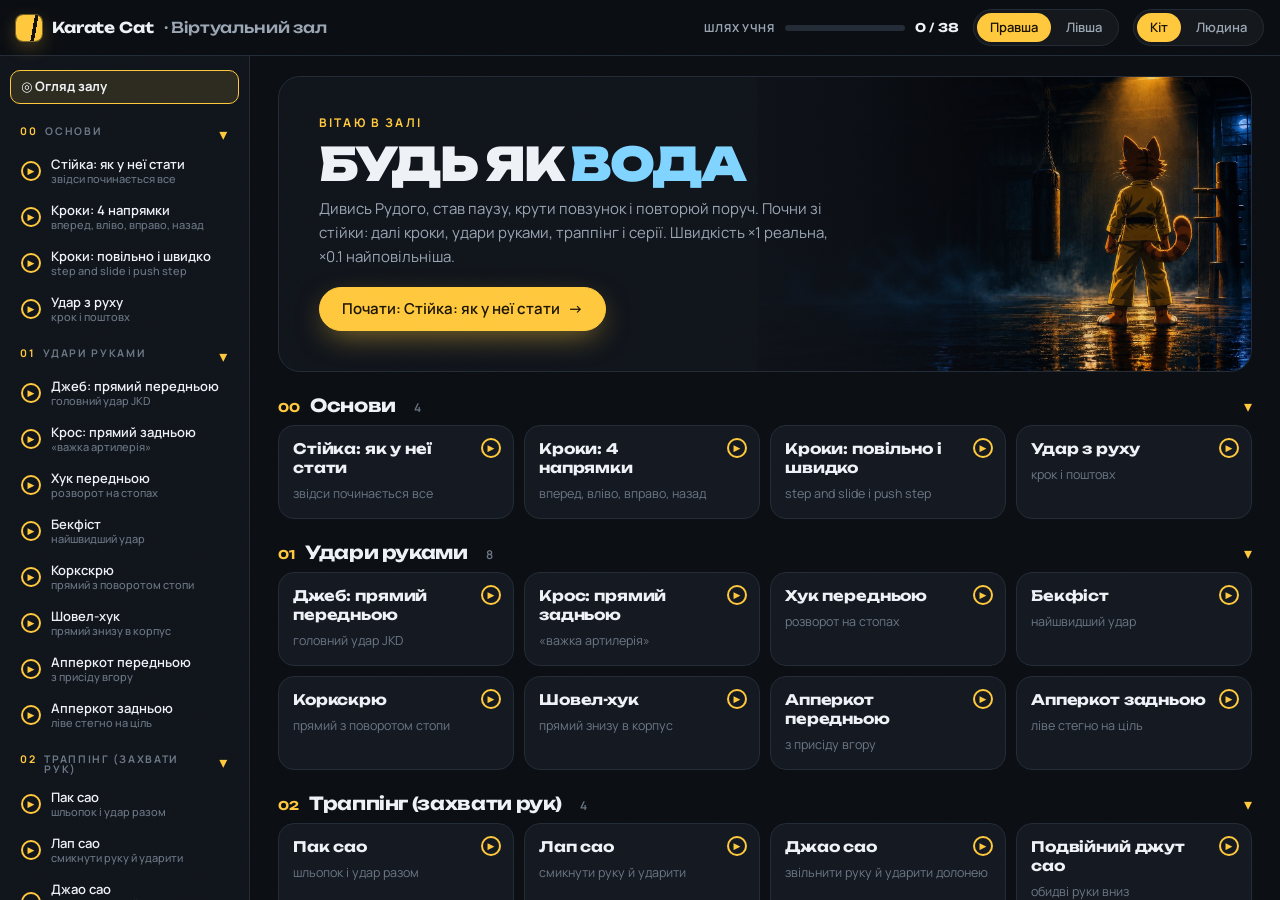
<file: lessons.html>
<!doctype html>
<html lang="uk">
<head>
<meta charset="utf-8">
<meta name="viewport" content="width=device-width, initial-scale=1">
<title>Karate Cat · Віртуальний зал: уроки</title>
<!-- Макет-прототип: урок = 3D-тренер (trainer3d.html?v=a952c654) + кроки + типові помилки. Дивишся і тренуєшся.
     Поки тільки удари руками (ноги в 3D ще неточні). Перевірка свого відео: в розробці.
     Урок вміщається на один екран; під 3D, своя панель: пуск/пауза, повзунок часу, швидкість. -->
<link rel="preconnect" href="https://fonts.googleapis.com">
<link rel="preconnect" href="https://fonts.gstatic.com" crossorigin>
<link rel="stylesheet" href="https://fonts.googleapis.com/css2?family=Manrope:wght@400;500;600;700;800&family=Unbounded:wght@500;700;900&display=swap">
<link rel="stylesheet" href="site.css?v=cb7a1eed">
<style>
  body { font-size:14px; }
  [hidden] { display:none !important; }
  @keyframes up { from { opacity:0; transform:translateY(12px); } }
  .anim > * { animation:up .5s var(--ease) both; animation-delay:calc(var(--i, 0) * 45ms); }

  /* --- шапка --- */
  .top { position:sticky; top:0; z-index:40; height:56px; display:flex; align-items:center; gap:14px; padding:0 16px;
    background:rgba(11,14,19,.88); backdrop-filter:blur(14px); -webkit-backdrop-filter:blur(14px); border-bottom:1px solid var(--line); }
  .top .sp { flex:1; }
  .iconbtn { display:none; width:38px; height:38px; border-radius:11px; border:1px solid var(--line); background:transparent; color:var(--text); cursor:pointer; font-size:17px; }
  .belt { display:flex; align-items:center; gap:10px; font-size:11px; font-weight:700; color:var(--muted); letter-spacing:.08em; text-transform:uppercase; }
  .belt .track { width:120px; height:6px; border-radius:3px; background:var(--line); overflow:hidden; position:relative; }
  .belt .track i { position:absolute; inset:0 auto 0 0; width:0; border-radius:3px; background:linear-gradient(90deg, var(--acc), var(--acc2)); transition:width .9s var(--ease); }
  .belt b { color:var(--text); font-family:var(--display); letter-spacing:0; font-size:12px; white-space:nowrap; }

  /* --- каркас: усе на один екран --- */
  .app { display:grid; grid-template-columns:250px minmax(0, 1fr); height:calc(100vh - 56px); height:calc(100dvh - 56px); }
  main { min-width:0; min-height:0; overflow:auto; }

  /* --- програма уроків --- */
  #side { overflow:auto; padding:14px 10px 20px; border-right:1px solid var(--line); background:var(--bg2); }
  #side .homelink { display:flex; align-items:center; gap:8px; width:100%; padding:8px 10px; border-radius:10px; border:1px solid var(--line); background:transparent; color:var(--text);
    font:700 13px/1.2 var(--body); cursor:pointer; margin-bottom:6px; transition:border-color .2s, background .2s; }
  #side .homelink:hover, #side .homelink.on { border-color:var(--acc); background:var(--acc-soft); }
  #side h4 { margin:16px 10px 6px; font:700 10.5px/1 var(--body); letter-spacing:.16em; text-transform:uppercase; color:var(--dim); display:flex; gap:8px; }
  .fold { all:unset; box-sizing:border-box; cursor:pointer; width:100%; }
  .fold:focus-visible { outline:2px solid var(--acc); outline-offset:2px; border-radius:6px; }
  .fold .chev { margin-left:auto; font-size:16px; line-height:1; color:var(--acc); transition:transform .25s var(--ease, ease); font-style:normal; }
  .fold[aria-expanded="false"] .chev { transform:rotate(-90deg); }
  .grp { display:grid; grid-template-rows:1fr; transition:grid-template-rows .3s var(--ease, ease); }
  .grp > div { overflow:hidden; min-height:0; }
  .grp.shut { grid-template-rows:0fr; }
  .modh.fold { cursor:pointer; }
  .modh .cnt { margin-left:8px; font:600 12px/1 var(--body); color:var(--dim); }
  #side h4 span { color:var(--acc); }
  .li { display:flex; gap:10px; align-items:center; width:100%; text-align:left; padding:7px 10px; border-radius:10px; border:1px solid transparent; background:transparent; color:var(--text);
    font:600 13px/1.25 var(--body); cursor:pointer; transition:background .2s, border-color .2s; position:relative; }
  .li:hover { background:rgba(255,255,255,.03); }
  .li.on { background:var(--panel2); border-color:var(--line2); }
  .li.on::before { content:""; position:absolute; left:-10px; top:8px; bottom:8px; width:3px; border-radius:0 3px 3px 0; background:var(--acc); }
  .li.locked { color:var(--dim); cursor:default; }
  .li small { display:block; color:var(--dim); font-size:11px; font-weight:500; }
  .st { width:20px; height:20px; flex:none; border-radius:50%; display:grid; place-items:center; font-size:9px; font-weight:800; }
  .st.open { border:2px solid var(--acc); color:var(--acc); }
  .st.done { background:var(--ok); color:#06261a; font-size:11px; }
  .st.lock { border:1px dashed var(--line2); }
  .soonbox { margin:16px 4px 0; padding:12px; border-radius:12px; border:1px dashed var(--line2); color:var(--muted); font-size:12px; line-height:1.45; }
  .soonbox b { color:var(--text); display:block; margin-bottom:2px; }
  .scrim { display:none; }

  /* --- огляд залу --- */
  #home { padding:20px clamp(16px, 2.4vw, 28px) 40px; }
  .welcome { position:relative; border-radius:22px; overflow:hidden; padding:clamp(22px, 3.4vw, 40px); border:1px solid var(--line); isolation:isolate; min-height:260px;
    display:flex; flex-direction:column; justify-content:center;
    background:linear-gradient(90deg, var(--bg2) 0%, var(--bg2) 42%, rgba(16,20,27,.75) 58%, rgba(16,20,27,.1) 80%, transparent), url(img/welcome.jpg?v=6c7b4301) right 18% / auto 112% no-repeat, var(--bg2); }
  .welcome > * { max-width:520px; }
  .welcome h1 { font-size:clamp(28px, 3.6vw, 48px); font-weight:900; text-transform:uppercase; letter-spacing:-.045em; margin:10px 0 8px; }
  .welcome h1 em { font-style:normal; color:var(--water2); }
  .welcome p { color:var(--muted); font-size:15px; margin:0 0 18px; }
  .modh { display:flex; align-items:baseline; gap:10px; margin:24px 0 10px; }
  .modh h2 { font-size:18px; }
  .modh span { font:700 12px/1 var(--display); color:var(--acc); }
  .cards { display:grid; grid-template-columns:repeat(auto-fill, minmax(210px, 1fr)); gap:10px; }
  .lc { text-align:left; display:flex; flex-direction:column; gap:6px; padding:14px; border-radius:16px; border:1px solid var(--line); background:var(--panel);
    color:var(--text); font:inherit; cursor:pointer; transition:transform .3s var(--ease), border-color .25s, box-shadow .3s; position:relative; }
  .lc:hover:not(.locked) { transform:translateY(-4px); border-color:var(--acc); box-shadow:0 20px 40px -24px rgba(255,200,61,.35); }
  .lc h3 { font:700 14.5px/1.3 var(--display); letter-spacing:-.01em; padding-right:30px; }
  .lc p { margin:0; color:var(--dim); font-size:12.5px; }
  .lc.locked { opacity:.45; cursor:default; background:transparent; }
  .lc.done { border-color:rgba(67,211,154,.4); }
  .lc .st { position:absolute; right:12px; top:12px; }

  /* --- урок: ліва колонка (текст) + права (3D) --- */
  #lesson { display:grid; grid-template-columns:minmax(300px, 380px) minmax(0, 1fr); height:100%; min-height:0; }
  .doc { min-height:0; overflow:auto; padding:18px 18px 20px; border-right:1px solid var(--line); display:flex; flex-direction:column; gap:14px; }
  .doc h1 { font-size:clamp(20px, 1.8vw, 26px); font-weight:700; letter-spacing:-.03em; margin:6px 0 4px; }
  .goal { color:var(--muted); margin:0; font-size:13.5px; line-height:1.5; }
  .blk h2 { font:700 11px/1 var(--body); letter-spacing:.14em; text-transform:uppercase; color:var(--dim); margin:0 0 8px; display:flex; align-items:center; gap:8px; }
  .steps { list-style:none; margin:0; padding:0; display:flex; flex-direction:column; gap:4px; }
  .step { display:grid; grid-template-columns:24px 1fr; gap:10px; width:100%; text-align:left; padding:8px 10px; border-radius:11px; border:1px solid transparent; background:transparent;
    color:var(--muted); font:inherit; font-size:13px; line-height:1.4; cursor:pointer; transition:border-color .2s, background .2s, color .2s; }
  .step:hover { background:rgba(255,255,255,.03); color:var(--text); }
  .step .k { width:24px; height:24px; border-radius:8px; display:grid; place-items:center; font:700 11px/1 var(--display); background:rgba(255,255,255,.05); color:var(--muted); transition:all .25s; }
  .step b { color:var(--text); }
  .step.on { border-color:rgba(255,200,61,.45); background:var(--acc-soft); color:var(--text); }
  .step.on .k { background:var(--acc); color:var(--acc-ink); }
  .mist { border:1px solid var(--line); border-radius:12px; background:var(--panel); overflow:hidden; }
  .mist + .mist { margin-top:6px; }
  .mist summary { list-style:none; cursor:pointer; padding:9px 12px; display:flex; gap:9px; align-items:center; font-weight:700; font-size:13px; }
  .mist summary::-webkit-details-marker { display:none; }
  .mist summary::before { content:"!"; width:20px; height:20px; flex:none; border-radius:6px; display:grid; place-items:center; background:var(--bad-soft); color:var(--bad); font-weight:800; font-size:12px; }
  .mist summary::after { content:"▾"; margin-left:auto; color:var(--dim); transition:transform .25s; }
  .mist[open] summary::after { transform:rotate(180deg); }
  .mist .body { padding:0 12px 12px; display:grid; gap:7px; font-size:13px; line-height:1.45; animation:up .35s var(--ease); }
  .mist dt { font:700 10px/1.4 var(--body); letter-spacing:.12em; text-transform:uppercase; color:var(--dim); }
  .mist dd { margin:0; }
  .mist dd.todo { color:var(--text); font-weight:600; }
  .mist dt.todo { color:var(--acc); }
  .drill { padding:10px 12px; border-radius:12px; background:var(--acc-soft); border:1px solid rgba(255,200,61,.3); font-size:13px; line-height:1.5; }
  .drill b { color:var(--acc); }
  .vidsoon { display:flex; gap:12px; align-items:center; padding:10px 12px; border-radius:12px; border:1px dashed var(--line2); color:var(--muted); font-size:12.5px; line-height:1.4; }
  .vidsoon .ic { width:32px; height:32px; flex:none; border-radius:10px; display:grid; place-items:center; background:var(--water-soft); color:var(--water2); }
  .vidsoon .ic svg { width:18px; }
  .vidsoon b { color:var(--text); }
  .finish { margin-top:auto; display:flex; gap:8px; flex-wrap:wrap; padding-top:4px; }
  .finish .btn { flex:1 1 auto; }

  /* сцена */
  .stagecol { min-width:0; min-height:0; display:flex; flex-direction:column; background:var(--stage); }
  .tools { display:flex; gap:6px; align-items:center; flex-wrap:wrap; padding:8px 10px; border-bottom:1px solid var(--line); }
  .tools .sp { flex:1; }
  .tools2 { padding-top:0; border-bottom:1px solid var(--line); margin-top:-1px; }
  .tools2 .seg { overflow-x:auto; max-width:100%; scrollbar-width:none; }
  .tools2 .seg::-webkit-scrollbar { display:none; }
  .tools .seg button { padding:6px 10px; font-size:12px; }
  .transport .seg button { padding:9px 13px; font-size:13px; }
  .tbtn { height:30px; min-width:30px; padding:0 10px; border-radius:999px; border:1px solid var(--line); background:transparent; color:var(--muted); font:600 12px/1 var(--body); cursor:pointer;
    display:inline-flex; align-items:center; justify-content:center; gap:6px; transition:all .2s; }
  .tbtn:hover:not(:disabled) { color:var(--text); border-color:var(--line2); }
  .tbtn.on { color:var(--acc); border-color:rgba(255,200,61,.5); background:var(--acc-soft); }
  .tbtn:disabled { opacity:.35; cursor:default; }
  #view { flex:1; position:relative; min-height:0; }
  #view iframe { position:absolute; inset:0; width:100%; height:100%; border:0; display:block; }
  .nostage { position:absolute; inset:0; display:grid; place-items:center; text-align:center; padding:30px; color:var(--muted); }
  .nostage b { display:block; font:700 20px/1.3 var(--display); color:var(--text); margin-bottom:6px; }
  #cap { position:absolute; left:12px; right:12px; bottom:12px; pointer-events:none; display:flex; justify-content:center; }
  #cap span { background:rgba(11,14,19,.86); backdrop-filter:blur(8px); border:1px solid var(--line); border-radius:12px; padding:8px 14px; font-size:13.5px; max-width:640px; text-align:center; }
  #cap span:empty { display:none; }
  #cap b { color:var(--acc); }
  .stagecol.still .play, .stagecol.still .scrub, .stagecol.still .tm, .stagecol.still #spdBtns { display:none; }
  .stagecol.still .transport::before { content:"Тренер стоїть у стійці. Клікай кроки ліворуч: камера покаже потрібне. Крути її й мишкою."; color:var(--muted); font-size:13px; }
  .transport { display:flex; align-items:center; gap:14px; padding:12px 16px; border-top:1px solid var(--line); background:var(--bg2); }
  .play { width:50px; height:50px; flex:none; border-radius:50%; border:0; background:var(--acc); color:var(--acc-ink); cursor:pointer; font-size:18px; display:grid; place-items:center;
    box-shadow:0 8px 20px -8px rgba(255,200,61,.6); transition:transform .2s; }
  .play:hover { transform:scale(1.06); }
  .play:disabled { opacity:.35; cursor:default; transform:none; }
  .scrub { flex:1; position:relative; height:44px; display:flex; align-items:center; min-width:80px; }
  .scrub input { width:100%; margin:0; -webkit-appearance:none; appearance:none; background:transparent; height:44px; cursor:pointer; position:relative; z-index:2; touch-action:none; }
  .scrub input::-webkit-slider-runnable-track { height:12px; border-radius:6px; background:transparent; }
  .scrub input::-moz-range-track { height:12px; border-radius:6px; background:transparent; }
  .scrub input::-webkit-slider-thumb { -webkit-appearance:none; width:26px; height:26px; margin-top:-7px; border-radius:50%; background:#fff; border:3px solid var(--acc); box-shadow:0 2px 8px rgba(0,0,0,.5); }
  .scrub input::-moz-range-thumb { width:20px; height:20px; border-radius:50%; background:#fff; border:3px solid var(--acc); }
  .scrub .rail { position:absolute; left:0; right:0; height:12px; border-radius:6px; background:var(--line); overflow:hidden; }
  .scrub .rail i { display:block; height:100%; width:0; background:linear-gradient(90deg, var(--water), var(--acc)); }
  .scrub .mk { position:absolute; top:6px; width:3px; height:32px; margin-left:-1.5px; background:var(--line2); z-index:1; border-radius:1px; }
  .scrub .mk.on { background:var(--acc); }
  #toolsBtn { display:none; }
  .tm { font:600 13px/1 var(--body); color:var(--dim); min-width:58px; text-align:right; font-variant-numeric:tabular-nums; }

  /* --- адаптив --- */
  @media (max-width: 1200px) {
    .app { grid-template-columns:minmax(0, 1fr); }
    .iconbtn { display:grid; place-items:center; }
    #side { position:fixed; z-index:60; left:0; top:0; height:100%; width:min(300px, 86vw); transform:translateX(-102%); transition:transform .35s var(--ease); box-shadow:30px 0 80px rgba(0,0,0,.5); }
    body.menu #side { transform:none; }
    .scrim { display:block; position:fixed; inset:0; z-index:55; background:rgba(0,0,0,.55); opacity:0; pointer-events:none; transition:opacity .3s; }
    body.menu .scrim { opacity:1; pointer-events:auto; }
  }
  @media (max-width: 820px) {
    /* position:sticky + backdrop-filter відклеюється від верху в Safari/iOS, тому на мобільному шапка fixed */
    .top { position:fixed; left:0; right:0; }
    .app { height:auto; margin-top:56px; }
    main { overflow:visible; }
    #lesson { grid-template-columns:1fr; height:auto; }
    .stagecol { order:-1; position:sticky; top:56px; z-index:5; border-bottom:1px solid var(--line); }
    #view { flex:none; height:min(52vh, 92vw); }
    .doc { overflow:visible; border-right:0; }
    .belt > span, .belt .track { display:none; }
    .tm { display:none; }
    /* на телефоні закріплений блок має лишати місце для тексту: налаштування сцени ховаємо за кнопкою «Сцена» */
    #toolsBtn { display:inline-flex; }
    .stagecol .tools { display:none; }
    .stagecol.showtools .tools { display:flex; }
    .stagecol.showtools { position:relative; top:0; }
    .welcome { min-height:380px; justify-content:flex-end;
      background:linear-gradient(180deg, rgba(16,20,27,.1) 0%, rgba(16,20,27,.75) 50%, var(--bg2) 78%), url(img/welcome.jpg?v=6c7b4301) 62% 15% / cover no-repeat, var(--bg2); }
  }
  @media (max-width: 560px) {
    .top { gap:8px; padding:0 10px; }
    .top .logo span { display:none; }
    .top .seg button { padding:7px 10px; font-size:12px; }
    .iconbtn { width:34px; height:34px; }
    .tools { gap:4px; padding:6px 8px; }
    .tools .seg button { padding:6px 8px; font-size:11.5px; }
    .transport { gap:8px 10px; padding:10px 10px; flex-wrap:wrap; }
    .transport .scrub { order:3; flex-basis:100%; }
    #spdBtns { margin-left:auto; }
    .transport .seg button { padding:8px 8px; font-size:12px; }
    .play { width:44px; height:44px; }
    #view { height:min(34vh, 78vw); }
    .transport { padding:8px 10px; }
  }
</style>
</head>
<body>
<header class="top">
  <button class="iconbtn" id="menuBtn" aria-label="Програма уроків">☰</button>
  <a class="logo" href="index.html?v=48b9e179"><i></i>Karate Cat <span>· Віртуальний зал</span></a>
  <span class="sp"></span>
  <div class="belt"><span>Шлях учня</span><div class="track"><i id="beltBar"></i></div><b id="beltTxt"></b></div>
  <div class="seg" role="group" aria-label="Правша чи лівша"><button data-hand="right">Правша</button><button data-hand="left">Лівша</button></div>
  <div class="seg" role="group" aria-label="Тренер"><button data-pskin="cat">Кіт</button><button data-pskin="human">Людина</button></div>
</header>

<div class="app">
  <aside id="side"></aside>
  <div class="scrim" id="scrim"></div>

  <main>
    <div id="home" hidden></div>

    <div id="lesson" hidden>
      <div class="doc">
        <div id="docHead"></div>
        <div class="blk"><h2>Кроки · клік: тренер стане в цей момент</h2><ol class="steps" id="steps"></ol></div>
        <div class="blk" id="drillBlk"><h2>Вправа</h2><div class="drill" id="drill"></div></div>
        <div class="blk" id="mistBlk"><h2>Типові помилки</h2><div id="mists"></div></div>
        <div class="vidsoon">
          <span class="ic"><svg viewBox="0 0 24 24" fill="none" stroke="currentColor" stroke-width="2" stroke-linecap="round" stroke-linejoin="round"><rect x="2" y="6" width="14" height="12" rx="2"/><path d="m16 10 6-3v10l-6-3"/></svg></span>
          <span><b>Перевірка свого відео: в розробці.</b> Поки дивись Рудого, повторюй поруч і став темп повзунком.</span>
        </div>
        <div class="finish" id="finish"></div>
      </div>

      <div class="stagecol" id="stagecol">
        <div class="tools">
          <div class="seg" id="tgBtns" role="group" aria-label="Ціль">
            <button data-tg="opp" class="on">Суперник</button><button data-tg="mitt">Лапа</button><button data-tg="bag">Груша</button>
          </div>
          <span class="sp"></span>
          <button class="tbtn on" id="kiaiBtn" title="Крик Рудого в момент удару">Кіай</button>
          <button class="tbtn" id="loopBtn" title="Повторювати по колу">⟲ Коло</button>
        </div>
        <div class="tools tools2">
          <div class="seg" id="zoneBtns" role="group" aria-label="Локація">
            <button data-zone="gym" class="on">Зал</button><button data-zone="alley">Провулок</button><button data-zone="dojo">Додзьо</button>
          </div>
          <div class="seg" id="camBtns" role="group" aria-label="Камера">
            <button data-cam="side" class="on">Збоку</button><button data-cam="front">Спереду</button><button data-cam="back">Ззаду</button><button data-cam="top">Згори</button><button data-cam="fist">Кулак</button><button data-cam="opp">Очима суперника</button>
          </div>
        </div>
        <div id="view"><div id="cap"><span id="capText"></span></div></div>
        <div class="transport">
          <button class="play" id="playBtn" aria-label="Пуск / пауза">▶</button>
          <button class="tbtn" id="toolsBtn" aria-label="Налаштування сцени: ціль, локація, камера, коло" aria-expanded="false">⚙ Сцена</button>
          <div class="scrub"><div class="rail"><i id="railFill"></i></div><div id="marks"></div><input type="range" id="scrub" min="0" max="1" step="0.001" value="0" aria-label="Момент руху"></div>
          <span class="tm" id="tm"></span>
          <div class="seg" id="spdBtns" role="group" aria-label="Швидкість">
            <button data-s="0.1">0.1</button><button data-s="0.25" class="on">0.25</button><button data-s="0.5">0.5</button><button data-s="0.7">0.7</button><button data-s="1">1</button>
          </div>
        </div>
      </div>
    </div>
  </main>
</div>
<div id="toast" role="status"></div>

<script>
// ===================== ПРОГРАМА =====================
// Поки тільки руки. open: урок з 3D; інші, «скоро» (3D ще немає).
const PROGRAM = [
  { mod: "Основи", items: [
    { id: "stance", name: "Стійка: як у неї стати", sub: "звідси починається все", open: true },
    { id: "steps",  name: "Кроки: 4 напрямки", sub: "вперед, вліво, вправо, назад", open: true },
    { id: "steps2", name: "Кроки: повільно і швидко", sub: "step and slide і push step", open: true },
    { id: "stepstrike", name: "Удар з руху", sub: "крок і поштовх", open: true } ] },
  { mod: "Удари руками", items: [
    { id: "jab",   name: "Джеб: прямий передньою", sub: "головний удар JKD", open: true },
    { id: "cross", name: "Крос: прямий задньою", sub: "«важка артилерія»", open: true },
    { id: "lhook", name: "Хук передньою", sub: "розворот на стопах", open: true },
    { id: "bfist",  name: "Бекфіст", sub: "найшвидший удар", open: true },
    { id: "cork",   name: "Коркскрю", sub: "прямий з поворотом стопи", open: true },
    { id: "shovel", name: "Шовел-хук", sub: "прямий знизу в корпус", open: true },
    { id: "upper",  name: "Апперкот передньою", sub: "з присіду вгору", open: true },
    { id: "rupper", name: "Апперкот задньою", sub: "ліве стегно на ціль", open: true } ] },
  { mod: "Траппінг (захвати рук)", items: [
    { id: "pak", name: "Пак сао", sub: "шльопок і удар разом", open: true },
    { id: "lap", name: "Лап сао", sub: "смикнути руку й ударити", open: true },
    { id: "jao", name: "Джао сао", sub: "звільнити руку й ударити долонею", open: true },
    { id: "jut", name: "Подвійний джут сао", sub: "обидві руки вниз", open: true } ] },
  { mod: "Увороти", items: [
    { id: "side",  name: "Крок убік", sub: "робота ніг — перший захист", open: true },
    { id: "pivot", name: "Розворот", sub: "на передній нозі, під кутом", open: true },
    { id: "slipr", name: "Сліп вправо", sub: "уперед під його прямий", open: true },
    { id: "slipl", name: "Сліп вліво", sub: "кулак над правим плечем", open: true },
    { id: "snap",  name: "Відхил назад", sub: "корпус назад від джеба", open: true },
    { id: "roll",  name: "Перекат плечем", sub: "поворот і трохи назад", open: true },
    { id: "weave", name: "Вівер", sub: "убік, як двірник", open: true },
    { id: "duck",  name: "Нирок", sub: "прямо вниз під будь-який удар", open: true },
    { id: "bob",   name: "Боб-енд-вівер", sub: "під хук дугою «U»", open: true } ] },
  { mod: "Обманки", items: [
    { id: "feint",  name: "Фінт плечем → джеб", sub: "рука не рухається", open: true },
    { id: "fakejc", name: "Фейк джебом → крос", sub: "удар, що не долітає", open: true },
    { id: "fakejk", name: "Фейк угорі → хук-кік", sub: "улюблене Брюса Лі", open: true },
    { id: "fakekj", name: "Фейк ногою → прямий", sub: "увага вниз, удар угорі", open: true } ] },
  { mod: "Комбінації з уворотами (профі)", items: [
    { id: "snapjab",   name: "Відхил → прямий", sub: "відповідь з прогину", open: true },
    { id: "dblj",      name: "Подвійний джеб: відхил → вівер", sub: "двічі назад не можна", open: true },
    { id: "weavehook", name: "Вівер → хук", sub: "удар туди ж, куди вага", open: true },
    { id: "duckup",    name: "Нирок → апперкот", sub: "з присіду вгору", open: true },
    { id: "duckshov",  name: "Нирок → шовел-хук", sub: "з присіду в корпус", open: true },
    { id: "bobcross",  name: "Боб-енд-вівер → крос", sub: "удар на вершині «U»", open: true } ] },
  { mod: "Комбінації", items: [
    { id: "c12",   name: "Джеб → крос", sub: "найшвидша двійка", open: true },
    { id: "c123",  name: "Джеб → крос → хук", sub: "хук закриває стійку", open: true },
    { id: "combo", name: "Джеб → хук → прямий передньою", sub: "три удари передньою рукою", open: true } ] },
];
const ITEMS = PROGRAM.flatMap((g, gi) => g.items.map(i => ({ ...i, gi })));
const OPEN = ITEMS.filter(i => i.open).map(i => i.id);

// ===================== УРОКИ =====================
// model: анімація trainer3d.html (?lesson=…); from/to: шматок анімації, який крутимо по колу; t, момент кроку.
const LESSONS = {
  stance: {
    title: "Стійка: як у неї стати", model: "guard", from: 0.00, to: 1.16,
    goal: "Стійка: твій «дім», з неї зручно бити, захищатись і рухатись у будь-який бік. Дивись, як тренер входить у неї з простого положення, і повторюй крок за кроком.",
    steps: [
      { t: 0.00, cam: "side", text: "<b>Проста стійка.</b> Просто стоїш, руки опущені, ноги як завгодно, ось звідки починаємо." },
      { t: 0.00, to: 0.20, cam: "side", text: "<b>Крок у стійку.</b> Передня нога виходить вперед, корпус повертається боком до суперника, менша ціль." },
      { t: 0.20, to: 0.36, cam: "top",  text: "<b>Ноги й коліна.</b> Ноги трохи ширші за плечі, обидва коліна м'які. Задня п'ята підіймається, заднє коліно трохи всередину, звідси поштовх." },
      { t: 0.36, to: 0.46, cam: "front", text: "<b>Руки вгору.</b> Передня рука розслаблена: лікоть біля боку, кулак на рівні плеча, не витягнута вперед (витягнута рука вважається помилкою). Плече трохи вгору, прикриває підборіддя. Задня рука розслаблена, біля підборіддя." },
      { t: 0.46, to: 0.58, cam: "side", text: "<b>Фіксуємо стійку.</b> Лікті біля боків, вага порівну на обох ногах, готовий рушити в будь-який бік." },
      { t: 0.58, to: 0.88, cam: "opp", text: "<b>Тримаємо, але не замерзаємо.</b> Стійка живе: легкий пружний рух у ногах, руки трохи «дихають». Ти завжди готовий рушити, а не стоїш каменем." },
      { t: 0.88, to: 1.16, cam: "side", text: "<b>Назад у просту стійку</b> і знову спочатку. Мета: ставати в стійку одразу, не думаючи." },
    ],
    mist: [
      { name: "Ноги на одній лінії", what: "Передня й задня стопа стоять одна за одною, як на канаті.", why: "Опора замала: тебе легко збити з рівноваги, кроки незграбні.", todo: "Розстав ноги: лінія від носка передньої до середини задньої стопи." },
      { name: "Стійка надто відкрита", what: "Ноги далеко від лінії, груди дивляться на суперника.", why: "Ти велика ціль, центр відкритий.", todo: "Стань боком, поверни ноги на лінію до цілі." },
      { name: "Передня рука витягнута й напружена", what: "Рука висить уперед, між плечем і боком видно просвіт.", why: "Плече втомлюється, удар повільніший, немає звідки «вистрілити».", todo: "Опусти лікоть до боку, розслаб плече. Кулак на лінії до цілі." },
      { name: "Задня п'ята на підлозі або надто високо", what: "П'ята стоїть на підлозі, або піднята так, що стоїш на пальцях.", why: "Немає пружини для поштовху, або нема звідки відштовхнутись.", todo: "Підніми п'яту трохи, так, щоб вага була на подушечці стопи." },
    ],
    drill: "Перед дзеркалом: стань у стійку, перевір ноги, коліна й руки. Розслабся, пройдись і знову в стійку. <b>10 разів.</b> Мета: ставати в неї одразу, не думаючи.",
  },
  steps: {
    title: "Кроки: 4 напрямки", model: "steps", from: 0.10, to: 1.06,
    goal: "Ноги: основа всієї техніки. Чотири напрямки: вперед, вліво, вправо, назад. Правило одне: першою йде нога, ближча до напрямку руху, а після кроку ти в тій самій стійці.",
    steps: [
      { t: 0.10, cam: "top", text: "<b>Головне правило.</b> Першою рушає нога, що ближча до напрямку руху. Друга проходить рівно стільки ж, стійка після кроку така сама, як до нього." },
      { t: 0.12, to: 0.25, cam: "side", text: "<b>Уперед.</b> Першою передня нога: маленький крок, ставиш на п'яту. Задня підтягується на стільки ж." },
      { t: 0.35, to: 0.48, cam: "top", text: "<b>Уліво.</b> Першою задня (ліва) нога, передня слідом на ту саму відстань. Ноги не схрещуються." },
      { t: 0.58, to: 0.71, cam: "top", text: "<b>Управо.</b> Першою передня (права) нога, задня слідом." },
      { t: 0.81, to: 0.94, cam: "side", text: "<b>Назад.</b> Першою задня нога, передня слідом на ту саму відстань." },
      { t: 0.94, to: 1.06, cam: "side", text: "<b>Маленькі кроки,</b> стопи ледь над підлогою. Так ти завжди готовий рушити в будь-який бік." },
    ],
    mist: [
      { name: "Задня нога відстає або «наздоганяє»", what: "Після кроку ноги ближче або далі, ніж у стійці.", why: "Стійка зламалась: з неї не вдарити й не відступити.", todo: "Друга нога проходить рівно стільки ж, скільки перша." },
      { name: "Великі кроки й підстрибування", what: "Широкий крок або стрибок у повітрі.", why: "У повітрі ти не зміниш напрямок, легко зловити зустрічним.", todo: "Маленькі кроки, стопи ковзають низько над підлогою." },
      { name: "Ноги схрещуються при кроці вбік", what: "Задня нога заходить за передню (або навпаки).", why: "На мить ти без опори, найпростіше збити.", todo: "Убік першою йде нога з того боку, куди рухаєшся." },
      { name: "Крок уперед на носок", what: "Передня нога приземляється на пальці.", why: "Мала опора: гальмуєш і втрачаєш рівновагу.", todo: "Став передню ногу на п'яту, потім на всю стопу." },
    ],
    drill: "По черзі, по <b>10 разів:</b> вперед, вліво, вправо, назад. Спершу повільно, потім у темпі. Після кожного кроку: пауза й перевірка стійки.",
  },
  steps2: {
    title: "Кроки: повільно і швидко", model: "steps2", from: 0.10, to: 0.98,
    goal: "Швидкий крок відрізняється від звичайного не довжиною, а тим, яка нога починає. Кроки завжди маленькі: довгий крок можна лише при відході назад.",
    steps: [
      { t: 0.12, to: 0.25, cam: "side", text: "<b>Step and slide уперед.</b> Передня нога ніби «падає» вперед, задня підтягується. Це два такти: крок і підтяг." },
      { t: 0.35, to: 0.44, cam: "side", text: "<b>Push step уперед.</b> Починає задня нога: подушечка штовхає тіло вперед, передня летить низько. Один такт. Це не стрибок." },
      { t: 0.54, to: 0.67, cam: "side", text: "<b>Step and slide назад.</b> Задня нога відходить першою, передня слідом на ту саму відстань." },
      { t: 0.77, to: 0.86, cam: "side", text: "<b>Швидкий відхід.</b> Поштовх передньою ногою і назад. Тут крок може бути довшим, щоб вийти з дистанції." },
      { t: 0.35, cam: "top", text: "<b>Порівняй:</b> повільний крок починає передня нога, а швидкий починає поштовх задньої. Довжина кроку однакова, різниця в тому, звідки йде сила." },
    ],
    mist: [
      { name: "Push step стає стрибком", at: 0.40, what: "Обидві ноги відриваються від підлоги, тіло йде вгору.", why: "У повітрі не змінити напрямок і не вдарити, легко зловити зустрічним.", todo: "Тіло рухається низько, вперед, а не вгору. Стопи ледь над підлогою." },
      { name: "«Швидкий» значить «довгий»", at: 0.44, what: "Щоб рухатись швидше, крок робиться ширшим.", why: "Стійка розтягується, ноги не встигають зібратись.", todo: "Швидкість дає поштовх задньої ноги, а не довжина. Крок маленький." },
      { name: "Задня нога не підтягується", at: 0.25, what: "Після кроку ноги ширше, ніж у стійці.", why: "Стійка зламалась: немає звідки бити й відступати.", todo: "Друга нога проходить рівно стільки ж, скільки перша." },
    ],
    drill: "По <b>10 разів</b> кожен крок: step and slide уперед і назад, push step, швидкий відхід. Потім чергуй повільний і швидкий: «крок → поштовх», не змінюючи довжини кроку.",
  },
  stepstrike: {
    title: "Удар з руху: крок і поштовх", model: "stepstrike", from: 0.10, to: 1.12,
    goal: "Джеб можна бити з двох різних рухів, і він потрапить у ціль щоразу. Але швидший і безпечніший варіант: поштовх, де рука рушає раніше за ногу.",
    steps: [
      { t: 0.12, to: 0.54, cam: "side", text: "<b>1. Крок, потім удар.</b> Спершу крок, потім джеб: удар запізнюється на цілий такт." },
      { t: 0.344, cam: "side", text: "<b>Удар після кроку.</b> Ноги вже стали: суперник бачив крок і встиг підготуватися." },
      { t: 0.64, to: 1.00, cam: "side", text: "<b>2. Поштовх і удар: правильно.</b> Рука рушає раніше за ногу, поштовх задньою ногою." },
      { t: 0.696, cam: "side", text: "<b>Кулак у цілі</b> раніше, ніж стала передня нога. Ось чому цей варіант швидший." },
    ],
    mist: [
      { name: "Спершу крок, потім удар", at: 0.344, what: "Крок і удар: два окремі рухи.", why: "Удар запізнюється на цілий такт, суперник бачить крок заздалегідь.", todo: "Рука рушає першою, поштовх ногою, одразу за нею." },
    ],
    drill: "Повільно, на швидкості 0.25, по <b>5 разів</b> кожен варіант, щоб відчути різницю. Потім <b>10 разів</b> тільки другий: «рука → поштовх → нога».",
  },
  jab: {
    title: "Джеб: прямий передньою", model: "combo", from: 0.22, to: 0.42,
    goal: "Головний удар JKD. Порядок: рука → поштовх → стегно → кулак у цілі → передня нога → задня нога. Кулак у цілі раніше, ніж стала нога.",
    steps: [
      { t: 0.25,  text: "<b>Готовність.</b> Задня п'ята трохи вгору, вага ледь уперед, непомітно для суперника." },
      { t: 0.30,  text: "<b>Рука рушає першою.</b> Ноги ще стоять. Рука раніше за ногу, завжди." },
      { t: 0.335, text: "<b>Поштовх задньою ногою.</b> Подушечка задньої стопи штовхає тіло вперед, передня нога летить низько." },
      { t: 0.36,  text: "<b>Кулак у цілі</b>: ще до того, як стала передня нога. Кулак вертикальний, плече прикриває підборіддя." },
      { t: 0.375, text: "<b>Передня нога стає</b> на підлогу." },
      { t: 0.415, text: "<b>Задня нога підтягується</b>: стійка така сама, як була. Рука повертається тим самим шляхом." },
    ],
    mist: [
      { name: "Нога раніше за руку", at: 0.30, what: "Передня нога рушає або стає раніше, ніж кулак дійшов до цілі.", why: "Сила йде в підлогу, а суперник бачить рух ногою заздалегідь.", todo: "Спершу рука, потім поштовх. Повільно перед дзеркалом: «рука → нога → нога»." },
      { name: "Задня нога лишилась позаду", at: 0.415, what: "Після удару ноги ширше, ніж у стійці.", why: "Стійка зламалась: немає звідки бити далі чи відступити.", todo: "Задня нога підтягується рівно на стільки ж, скільки пройшла передня." },
      { name: "Рука опускається після удару", at: 0.415, what: "Після джеба рука падає донизу.", why: "Відкрите обличчя: найпростіша контратака.", todo: "Повертай руку тією ж лінією, одразу на місце." },
    ],
    drill: "На швидкості 0.1: дивись і повторюй <b>10 разів</b> повільно, перевіряючи «рука раніше за ногу». Потім <b>10 разів</b> у темпі. Добре: перед дзеркалом.",
  },
  cross: {
    title: "Крос: прямий задньою", model: "cross", from: 0.15, to: 0.66,
    goal: "Найсильніший прямий: задня рука йде далі, а тіло закручується повністю, стопи, стегно, плечі. Б'ємо окремо, прямо зі стійки. Без підскоку: поштовх низький, ковзом. (Arsenal, гл. 6)",
    steps: [
      { t: 0.18,  text: "<b>Стійка.</b> Задня рука біля підборіддя. Ніякої підготовки: суперник не має нічого побачити." },
      { t: 0.21,  text: "<b>Рука рушає першою,</b> прямо від підборіддя: без замаху, без відведення назад. Ноги ще стоять." },
      { t: 0.24,  text: "<b>Поштовх задньою: низько.</b> Таз не піднімається. Задня стопа провертається на подушечці, п'ята йде назовні." },
      { t: 0.265, text: "<b>Удар.</b> Стегно й плечі провернулись до кінця. Обидві стопи носками на 30–45° вправо, передня трохи правіше лінії. Кулак повернутий, лікоть близько, підборіддя за плечем." },
      { t: 0.28,  text: "<b>Задня нога не відстає</b>: підтягується. Вага ≈ 70 % на передній. Передня рука біля обличчя: після джеба підтягни її до підборіддя, вона прикриває (Arsenal 75)." },
      { t: 0.31,  text: "<b>Повернення: першим іде стегно.</b> Рука ще пряма, стегно різко йде назад і тягне її за собою, як батіг." },
      { t: 0.40,  text: "<b>Рука на місці, стійка трохи відкрита</b>: ти готовий до хука або до ухилу." },
    ],
    mist: [
      { name: "Замах перед ударом", at: 0.21, what: "Перед кросом рука відходить назад або плече «заряджається».", why: "Замах видно: суперник встигає закритися.", todo: "Бий прямо з підборіддя, без підготовки." },
      { name: "Підскок", at: 0.24, what: "Під час поштовху тіло підстрибує вгору.", why: "Сила йде вгору, а не в ціль; поки ти в повітрі, не можеш ні бити, ні ухилитись.", todo: "Поштовх ковзом, низько: голова на одній висоті." },
      { name: "Тіло не закручується", at: 0.265, what: "Стопи дивляться прямо вперед, стегно стоїть.", why: "Крос б'є тільки рукою й плечем, сили мало.", todo: "Розверни обидві стопи на 30–45°, стегно саме потягне руку." },
      { name: "Задня нога лишилась позаду", at: 0.28, what: "Передня стала, а задня не підтягнулась, нога витягнута.", why: "Вага не пішла в удар, і немає звідки бити далі.", todo: "Задня нога підходить слідом і розвертається разом із передньою." },
      { name: "Рука падає після удару", at: 0.34, what: "Після кросу кулак іде вниз по дузі.", why: "Відкрите обличчя, а рука довше повертається в стійку.", todo: "Повертай тим самим шляхом, спершу стегно, рука за ним." },
    ],
    drill: "На 0.1: <b>10 кросів</b>, дивлячись на задню стопу й стегно. Потім <b>10</b> на швидкості 1. Голова весь час на одній висоті.",
  },
  lhook: {
    title: "Хук передньою", model: "c123", from: 0.32, to: 0.66,
    goal: "Удар збоку передньою рукою. Сила йде з розвороту на стопах: «розворот ключ, ноги роблять удар».",
    steps: [
      { t: 0.337, text: "<b>Старт.</b> Після кросу стійка відкрита, хук її закриє." },
      { t: 0.377, text: "<b>Розворот на стопах.</b> Передня п'ята вгору, задня п'ята вниз. Стегно рушає першим, рука трохи відстає." },
      { t: 0.417, text: "<b>Удар.</b> Рука зігнута, лікоть піднімається в останню мить, вага переходить трохи назад." },
      { t: 0.452, text: "<b>Крізь ціль</b>: рука продовжує дугу, тіло крутиться до кінця." },
      { t: 0.637, text: "<b>Стійка закрита.</b> Ти знову в стійці JKD." },
    ],
    mist: [
      { name: "Хук без розвороту стоп", at: 0.377, what: "Стопи стоять, крутиться тільки рука.", why: "Удар слабкий: немає ваги тіла, стійка лишається відкритою.", todo: "Передня п'ята вгору, задня вниз, обидві стопи розвертаються разом зі стегном." },
      { name: "Рука відходить назад перед хуком", at: 0.337, what: "Перед ударом рука відводиться для замаху.", why: "Суперник бачить хук заздалегідь.", todo: "Почни з розвороту стегна, рука йде з того місця, де вона є." },
    ],
    drill: "На 0.25: <b>10 хуків</b>, дивлячись на стопи (камера «Згори»). Потім <b>10</b> у темпі.",
  },
  bfist: {
    title: "Бекфіст", model: "bfist", from: 0.15, to: 0.52,
    goal: "Найшвидший удар JKD: розслаблена рука б'є «батогом» горизонтальним півколом зліва направо. Сили менше, ніж у прямого, зате швидкість. Зручно, коли передня рука трохи лівіше центру або суперник рухається вправо від тебе. (Arsenal 66–67; Cheung/Wong 58)",
    steps: [
      { t: 0.18,  text: "<b>Стійка.</b> Передня рука трохи лівіше центру, з цього положення бекфіст найшвидший." },
      { t: 0.21,  text: "<b>Рука рушає першою.</b> Лікоть уперед, рука розслаблена, передпліччя виходить уліво. Ноги ще стоять." },
      { t: 0.235, text: "<b>Поштовх задньою</b>: як у джебі, низько." },
      { t: 0.255, text: "<b>Удар.</b> Хльост горизонтальним півколом зліва направо. Б'єш тильною стороною кісточок. Вага переходить на передню ногу." },
      { t: 0.30,  text: "<b>Рука одразу назад</b> тим самим шляхом, задня нога підтягується." },
      { t: 0.44,  text: "<b>Відхід назад</b>: у вихідну точку." },
    ],
    mist: [
      { name: "Напружена рука", at: 0.235, what: "Рука й плече напружені, удар «штовхається».", why: "Бекфіст сильний саме швидкістю, напруга її забирає.", todo: "Рука розслаблена, як батіг." },
      { name: "Замах", at: 0.21, what: "Перед ударом рука відводиться далеко вліво.", why: "Суперник бачить удар заздалегідь.", todo: "Бий з того місця, де рука є. Найкраще: коли вона вже трохи лівіше центру." },
    ],
    drill: "На 0.1: <b>10 бекфістів</b>, слідкуй, щоб рука була розслаблена. Потім <b>10</b> на швидкості 1. Серія з книги: бекфіст → прямий → коркскрю (Arsenal 67).",
  },
  cork: {
    title: "Коркскрю", model: "cork", from: 0.15, to: 0.55,
    goal: "Прямий передньою, коли суперник ліворуч від тебе (або обходить уліво). За траєкторією: як дзеркальний крос. Рука рушає трохи раніше, потім поворот на передній стопі, задня нога обходить по колу. (Arsenal 63–66)",
    steps: [
      { t: 0.18,  text: "<b>Суперник ліворуч.</b> Ти стоїш не навпроти нього, а трохи правіше." },
      { t: 0.21,  cam: "top", text: "<b>Рука рушає першою</b>: як звичайний прямий. Ще без повороту." },
      { t: 0.235, cam: "top", text: "<b>Поворот на передній стопі</b> проти годинникової стрілки. З половини шляху кулак повертається долонею вниз." },
      { t: 0.255, cam: "top", text: "<b>Удар.</b> Кулак у цілі раніше, ніж стала передня стопа. Кулак долонею вниз (кісточки ≈ «10 і 4 години»)." },
      { t: 0.31,  cam: "top", text: "<b>Задня нога обійшла по колу</b>: стегно на ціль, ти знову в стійці навпроти суперника." },
    ],
    mist: [
      { name: "Задня нога лишилась на місці", at: 0.31, what: "Повернувся тільки на передній стопі, задня не обійшла.", why: "Вага не йде в удар, і ти не в стійці навпроти суперника.", todo: "Задня нога обходить по колу, стегно дивиться на ціль." },
      { name: "Спершу крок, потім удар", at: 0.21, what: "Спочатку повертаєшся, а вже потім б'єш.", why: "Два рухи замість одного, повільно.", todo: "Рука рушає трохи раніше, поворот, разом з ударом." },
    ],
    drill: "Камера «Згори», на 0.1: <b>10 разів</b>, дивлячись на задню стопу. Потім <b>10</b> на швидкості 1.",
  },
  shovel: {
    title: "Шовел-хук", model: "shovel", from: 0.15, to: 0.54,
    goal: "Прямий знизу в корпус (сонячне сплетіння) на близькій дистанції. Хоч і «хук», летить прямо: вперед і вгору. Лікті весь час близько, ти закритий. Зазвичай виходиш у нього з нирка чи ухилу. (Arsenal 67–68; Tao, цитата Демпсі)",
    steps: [
      { t: 0.18,  text: "<b>Близька дистанція.</b> Суперник поруч." },
      { t: 0.23,  text: "<b>Присід.</b> Стегна закручені за годинниковою. Лікоть притиснутий до переднього краю стегна, долоня догори приблизно на 45°." },
      { t: 0.25,  text: "<b>Рука рушає трохи раніше</b> за ноги." },
      { t: 0.275, text: "<b>Поштовх задньою вгору.</b> Стегно «вихором» вгору й уперед проти годинникової." },
      { t: 0.295, text: "<b>Удар</b> прямо вперед-угору, лікоть не відходить від тіла. Кулак у цілі трохи раніше, ніж стала передня нога." },
      { t: 0.33,  text: "<b>Рука назад у стійку,</b> задня нога підтягується." },
    ],
    mist: [
      { name: "Лікоть відходить убік", at: 0.295, what: "Удар іде по дузі, як звичайний хук.", why: "Відкриваєшся, і удар довший.", todo: "Лікоть притиснутий до стегна, удар летить прямо." },
      { name: "Б'є тільки рука", at: 0.275, what: "Стегно й ноги стоять, рука б'є сама.", why: "Немає ваги тіла: удар слабкий.", todo: "Поштовх задньою вгору й «вихор» стегна." },
    ],
    drill: "На 0.1: <b>10 разів</b>: присід → поштовх → удар. Потім <b>10</b> на швидкості 1, лікоть весь час біля тіла.",
  },
  upper: {
    title: "Апперкот передньою", model: "upper", from: 0.15, to: 0.41,
    goal: "Удар знизу вгору на близькій дистанції. Сила йде з ніг і стегна: стегно ривком угору до цілі, рука лише «везе» кулак. «Ефективний апперкот: короткий». (Arsenal, гл. 8)",
    steps: [
      { t: 0.18,  text: "<b>Близька дистанція.</b> Часто після кросу, ухилу чи нирка." },
      { t: 0.23,  text: "<b>Присід.</b> Вага ~60 % на передній. Лікоть біля стегна, зігнутий на 45–90°, рука розслаблена." },
      { t: 0.255, text: "<b>Першим: стегно</b> ривком угору до цілі. Рука ще позаду, у плечі натяг. Рука ніколи не обганяє стегно." },
      { t: 0.29,  text: "<b>Удар.</b> Ноги різко розгинаються: поштовх на місці вгору. Трохи на носки й ледь назад, вага переходить на задню ногу (~60 %)." },
      { t: 0.31,  text: "<b>Крізь ціль на 10–15 см</b>: і зриваєш убік, як у хука." },
    ],
    mist: [
      { name: "Рука обганяє стегно", at: 0.255, what: "Кулак летить раніше, ніж рушило стегно.", why: "Удар тільки рукою: слабкий.", todo: "Спершу стегно вгору, рука, за ним." },
      { name: "Довгий замах знизу", at: 0.23, what: "Рука опускається низько перед ударом.", why: "Видно заздалегідь і довго.", todo: "Лікоть біля стегна, кут 45–90°, і не змінюй його до удару." },
    ],
    drill: "На 0.1: <b>10 разів</b>, відчуй порядок: стегно → ноги → рука. Потім <b>10</b> на швидкості 1.",
  },
  rupper: {
    title: "Апперкот задньою", model: "rupper", from: 0.15, to: 0.41,
    goal: "Той самий апперкот, але задньою рукою. Шлях довший, тому більше сили й більше місця для повороту. Вага навпаки: з задньої ноги на передню. Б'єш, коли дистанцію вже скорочено. (Arsenal 100)",
    steps: [
      { t: 0.18,  text: "<b>Дистанцію вже скорочено</b>: інакше задньою не дістати." },
      { t: 0.23,  text: "<b>Присід,</b> вага ~60 % на задній нозі. Лікоть біля стегна, зігнутий." },
      { t: 0.255, text: "<b>Ліве стегно рушає першим</b> угору й до цілі. Рука ще позаду." },
      { t: 0.29,  text: "<b>Удар.</b> Ліве стегно на ціль, вага переходить на передню ногу (~60 %)." },
      { t: 0.31,  text: "<b>Крізь ціль</b>: і зрив убік." },
    ],
    mist: [
      { name: "Б'єш з далекої дистанції", at: 0.18, what: "Задній апперкот кидається, коли суперник ще далеко.", why: "Рука не дістає, а ти відкритий.", todo: "Спершу скороти дистанцію." },
      { name: "Рука обганяє стегно", at: 0.255, what: "Кулак летить раніше, ніж рушило стегно.", why: "Удар тільки рукою.", todo: "Ліве стегно перше, рука за ним." },
    ],
    drill: "На 0.1: <b>10 разів</b>. Потім апперкот передньою → задньою, по <b>5</b>.",
  },
  slipr: {
    title: "Сліп вправо", model: "slipr", from: 0.15, to: 0.48,
    goal: "Сліп — це ухилення головою від прямого удару. Суперник б'є тобі в голову, а ти в останню мить відводиш голову вправо — і його кулак пролітає повз. Руки при цьому вільні: можна одразу бити у відповідь.",
    steps: [
      { t: 0.18,  cam: "side",  text: "<b>Стійка.</b> Суперник зараз ударить прямим тобі в голову." },
      { t: 0.22,  cam: "side",  text: "<b>Він б'є.</b> Ти ще стоїш — не рухайся завчасно." },
      { t: 0.25,  cam: "top",   text: "<b>Один рух:</b> голова вправо й униз, задня нога штовхає (п'ята вгору й назовні), передня — крок уперед і вправо. Голова лише трохи попереду ніг." },
      { t: 0.28,  cam: "front", text: "<b>Передня стала — кулак пролітає повз</b>, над лівим плечем." },
      { t: 0.30,  cam: "top",   text: "<b>Задня нога лишається на місці.</b> Вона лише штовхнула: п'ята піднята й повернута назовні. Крок зробила тільки передня — один." },
      { t: 0.34,  cam: "side",  text: "<b>Ти збоку від його руки</b> і близько: зручно бити у відповідь." },
      { t: 0.42,  cam: "side",  text: "<b>Його рука повертається.</b> Ти в стійці там, де опинився — збоку від нього." },
    ],
    mist: [
      { name: "Рано", at: 0.22, what: "Ухиляєшся, коли він ще не вдарив.", why: "Він бачить і б'є туди, куди ти пішов.", todo: "Чекай, поки його рука вже летить." },
      { name: "Без кроку", at: 0.265, what: "Нахиляєш голову, а ноги стоять на місці.", why: "Ти задалеко: вдарити у відповідь не дістанеш, і без ніг повільно.", todo: "Поштовх задньою, крок уперед-вправо. Arsenal 104" },
      { name: "Ноги раніше за голову", at: 0.245, what: "Спершу крокуєш, потім ухиляєшся.", why: "Голова ще на лінії удару — він влучить.", todo: "Голова першою, ноги наздоганяють." },
      { name: "Занадто далеко", at: 0.34, what: "Голова виходить за коліно.", why: "Легко втратити рівновагу.", todo: "Глянь униз: маєш бачити своє коліно." },
    ],
    drill: "З партнером, повільно: він б'є легкий прямий у голову, ти — сліп, <b>10 разів</b>. Потім <b>10</b> швидше. Книга: Arsenal 103–106.",
  },
  side: {
    title: "Крок убік", model: "side", from: 0.15, to: 0.48,
    goal: "Найкращий захист — ноги: просто зійти з лінії удару. Руки лишаються вільні для відповіді. Arsenal 104",
    steps: [
      { t: 0.18, cam: "side", text: "<b>Стійка.</b> Суперник зараз ударить прямим у голову." },
      { t: 0.22, cam: "side", text: "<b>Він б'є.</b> Ти ще стоїш." },
      { t: 0.25, cam: "top", text: "<b>Крок вправо:</b> спершу права (передня) нога." },
      { t: 0.28, cam: "front", text: "<b>Кулак пролітає повз</b> — ти вже не на його лінії." },
      { t: 0.33, cam: "top", text: "<b>Ліва нога ставиться слідом.</b> Куди йдеш — та нога перша." },
      { t: 0.4, cam: "side", text: "<b>Ти в стійці</b> збоку від нього." },
    ],
    mist: [
      { name: "Рано", at: 0.22, what: "Рухаєшся, коли він ще не вдарив.", why: "Він бачить і б'є туди, куди ти пішов.", todo: "Чекай, поки рука вже летить." },
      { name: "Не та нога перша", at: 0.25, what: "Ідеш вправо, а першою рушає ліва.", why: "Ноги перехрещуються, втрачаєш рівновагу.", todo: "Вправо — права перша, вліво — ліва перша." },
    ],
    drill: "Партнер б'є повільний прямий: <b>10 разів</b> крок вправо, <b>10</b> вліво. Arsenal 104.",
  },
  slipl: {
    title: "Сліп вліво", model: "slipl", from: 0.15, to: 0.48,
    goal: "Сліп у інший бік: крок передньою вперед і вліво, його кулак проходить над правим плечем. Безпечніше — сліп назовні від його руки. Arsenal 105–106",
    steps: [
      { t: 0.18, cam: "side", text: "<b>Стійка.</b> Суперник зараз ударить прямим у голову." },
      { t: 0.22, cam: "side", text: "<b>Він б'є.</b> Ти ще стоїш." },
      { t: 0.25, cam: "top", text: "<b>Один рух:</b> голова вліво й униз, передня нога — крок уперед і вліво." },
      { t: 0.28, cam: "front", text: "<b>Кулак пролітає</b> над правим плечем." },
      { t: 0.33, cam: "side", text: "<b>Ти із зовнішнього боку</b> його руки: це найбезпечніша позиція (Arsenal 106)." },
      { t: 0.4, cam: "side", text: "<b>Ти в стійці</b> там, де опинився." },
    ],
    mist: [
      { name: "Рано", at: 0.22, what: "Рухаєшся, коли він ще не вдарив.", why: "Він бачить і б'є туди, куди ти пішов.", todo: "Чекай, поки рука вже летить." },
      { name: "Без кроку", at: 0.25, what: "Нахиляєш голову, ноги стоять.", why: "Повільно і без рівноваги.", todo: "Крок передньою вперед-вліво." },
    ],
    drill: "Повільно з партнером: <b>10 разів</b>. Потім чергуй: сліп вправо / вліво. Arsenal 105.",
  },
  snap: {
    title: "Відхил назад", model: "snap", from: 0.15, to: 0.48,
    goal: "Відхил: корпус від пояса прямо назад, рівно настільки, щоб кулак не дістав, потім звичайний крок назад. Задня п'ята піднята. Arsenal 112",
    steps: [
      { t: 0.18, cam: "side", text: "<b>Стійка.</b> Суперник зараз ударить прямим у голову." },
      { t: 0.22, cam: "side", text: "<b>Він б'є.</b> Ти ще стоїш." },
      { t: 0.25, cam: "side", text: "<b>Корпус назад</b> від пояса. Передня нога штовхає, задня йде назад." },
      { t: 0.28, cam: "side", text: "<b>Кулак не дістав.</b> Задня п'ята піднята — є пружина." },
      { t: 0.33, cam: "side", text: "<b>Передня підтягується:</b> звичайний push step назад." },
      { t: 0.4, cam: "side", text: "<b>Корпус уперед:</b> ти в стійці, готовий відповісти." },
    ],
    mist: [
      { name: "Рано", at: 0.22, what: "Рухаєшся, коли він ще не вдарив.", why: "Він бачить і б'є туди, куди ти пішов.", todo: "Чекай, поки рука вже летить." },
      { name: "Двічі назад", at: 0.28, what: "Від двох джебів підряд відхиляєшся двічі.", why: "Другий наздожене: назад повільніше, ніж його рука.", todo: "Другий раз — убік: вівер або сліп. Arsenal 112" },
      { name: "П'ята на підлозі", at: 0.28, what: "Задня п'ята опустилась.", why: "Немає пружини для відповіді.", todo: "Тримай задню п'яту піднятою. Arsenal 112" },
    ],
    drill: "Партнер б'є повільні джеби: <b>10 разів</b> відхил. Потім — урок «Відхил → прямий». Arsenal 112.",
  },
  roll: {
    title: "Перекат плечем", model: "roll", from: 0.15, to: 0.48,
    goal: "Поворот від удару і трохи назад: плече вгору, підборіддя в плече. Ти йдеш назад і вбік одночасно. Arsenal 113",
    steps: [
      { t: 0.18, cam: "side", text: "<b>Стійка.</b> Суперник зараз ударить прямим у голову." },
      { t: 0.22, cam: "side", text: "<b>Він б'є.</b> Ти ще стоїш." },
      { t: 0.25, cam: "top", text: "<b>Поворот від удару</b> і трохи назад. Задня нога — крок назад під 45°." },
      { t: 0.28, cam: "front", text: "<b>Плече вгору,</b> підборіддя сховане: кулак ковзає повз." },
      { t: 0.33, cam: "top", text: "<b>Назад і вбік</b> одночасно — не по одній лінії." },
      { t: 0.4, cam: "side", text: "<b>Ти в стійці.</b>" },
    ],
    mist: [
      { name: "Рано", at: 0.22, what: "Рухаєшся, коли він ще не вдарив.", why: "Він бачить і б'є туди, куди ти пішов.", todo: "Чекай, поки рука вже летить." },
      { name: "Прямо назад", at: 0.25, what: "Тільки відхиляєшся, без повороту.", why: "Це вже відхил: лінія та сама.", todo: "Поворот корпусу + крок під 45°. Arsenal 113" },
    ],
    drill: "Партнер б'є повільні джеби: <b>10 разів</b> перекат. Arsenal 113.",
  },
  weave: {
    title: "Вівер", model: "weave", from: 0.15, to: 0.48,
    goal: "Вівер — суто вбік, «як двірник». Ноги не переставляються: лише вага 60 % на одну ногу, голова над коліном. Для близької дистанції. Arsenal 106–108",
    steps: [
      { t: 0.18, cam: "side", text: "<b>Близька дистанція.</b> Суперник зараз ударить у голову." },
      { t: 0.22, cam: "side", text: "<b>Він б'є.</b> Ти ще стоїш." },
      { t: 0.25, cam: "front", text: "<b>Поштовх передньою:</b> голова й корпус — уліво." },
      { t: 0.28, cam: "front", text: "<b>Кулак пролітає</b> повз праве вухо. Голова над лівим коліном." },
      { t: 0.33, cam: "top", text: "<b>Ноги на місці</b> — лише вага 60 % на лівій. Задня п'ята опустилась." },
      { t: 0.4, cam: "side", text: "<b>Ти в стійці,</b> вага посередині." },
    ],
    mist: [
      { name: "Рано", at: 0.22, what: "Рухаєшся, коли він ще не вдарив.", why: "Він бачить і б'є туди, куди ти пішов.", todo: "Чекай, поки рука вже летить." },
      { name: "Занадто далеко", at: 0.28, what: "Голова виходить за коліно.", why: "Центр ваги поза опорою — легко збити.", todo: "Глянь униз: бачиш своє коліно. Arsenal 107" },
      { name: "Тільки поясом", at: 0.25, what: "Нахиляєшся, ноги «мертві».", why: "Повільно.", todo: "Поштовх ногою, вага переходить. Arsenal 107" },
    ],
    drill: "Перед дзеркалом: <b>20 разів</b> вліво-вправо, як двірник. Потім з партнером. Arsenal 107.",
  },
  duck: {
    title: "Нирок", model: "duck", from: 0.15, to: 0.48,
    goal: "Нирок — прямо вниз. Найбезпечніший: байдуже, прямий чи хук і з якої руки — під ним ти в безпеці. Згинай коліна, не пояс. Arsenal 109",
    steps: [
      { t: 0.18, cam: "side", text: "<b>Стійка.</b> Суперник зараз ударить у голову." },
      { t: 0.22, cam: "side", text: "<b>Він б'є.</b> Ти ще стоїш." },
      { t: 0.25, cam: "front", text: "<b>Коліна «складаються»</b> — ти просто падаєш униз." },
      { t: 0.28, cam: "side", text: "<b>Кулак пролітає над головою.</b>" },
      { t: 0.33, cam: "side", text: "<b>Спина рівна,</b> руки вгорі — готовий піднятись з ударом." },
      { t: 0.4, cam: "side", text: "<b>Встаєш</b> у стійку." },
    ],
    mist: [
      { name: "Рано", at: 0.22, what: "Рухаєшся, коли він ще не вдарив.", why: "Він бачить і б'є туди, куди ти пішов.", todo: "Чекай, поки рука вже летить." },
      { name: "Нахил поясом", at: 0.28, what: "Згинаєшся в поясі, голова вперед.", why: "Підставляєш голову під апперкот і коліно.", todo: "Згинай коліна, спина рівна. Arsenal 109–110" },
    ],
    drill: "Партнер б'є повільно: <b>10 разів</b> нирок. Arsenal 109.",
  },
  bob: {
    title: "Боб-енд-вівер", model: "bob", from: 0.15, to: 0.48,
    goal: "Боб-енд-вівер (V-слип): ухід під хук дугою «U» — униз і вгору в інший бік. Змінюєш і висоту, і кут. Arsenal 110",
    steps: [
      { t: 0.18, cam: "side", text: "<b>Суперник б'є хук</b> задньою рукою — з твого лівого боку." },
      { t: 0.22, cam: "front", text: "<b>Вершина «U»:</b> ти трохи справа." },
      { t: 0.26, cam: "front", text: "<b>Боб:</b> коліна складаються, ти падаєш під удар." },
      { t: 0.29, cam: "front", text: "<b>Хук пролітає над головою,</b> вага йде на ліву ногу." },
      { t: 0.32, cam: "front", text: "<b>Вгору вліво:</b> вершина «U» з іншого боку. Звідси зручно бити." },
      { t: 0.4, cam: "side", text: "<b>Ти в стійці.</b>" },
    ],
    mist: [
      { name: "Не в той бік", at: 0.26, what: "Хук летить зліва, а ти йдеш управо.", why: "Потрапляєш прямо під удар.", todo: "Хук зліва — йди вліво, під ним. Arsenal 110" },
      { name: "Ліниві коліна", at: 0.26, what: "Нахиляєшся поясом, коліна прямі.", why: "Високо й без рівноваги.", todo: "Коліна «складаються». Arsenal 110" },
    ],
    drill: "Партнер повільно веде руку дугою: <b>10 разів</b> вліво, <b>10</b> вправо. Arsenal 110.",
  },
  feint: {
    title: "Фінт плечем → джеб", model: "feint", from: 0.15, to: 0.66,
    goal: "Фінт — лише смикнути плечем і стегном, рука не рухається. Він реагує — і в цей час ти б'єш з того місця, де закінчився фінт. Arsenal 179",
    steps: [
      { t: 0.18, cam: "side", text: "<b>Стійка.</b>" },
      { t: 0.21, cam: "side", text: "<b>Фінт:</b> плече й стегно смикнулись — так само швидко, як у справжньому ударі. Рука стоїть." },
      { t: 0.24, cam: "front", text: "<b>Він повірив</b> і закрився — це твій час." },
      { t: 0.25, cam: "side", text: "<b>Джеб</b> одразу, з того місця, де закінчився фінт." },
      { t: 0.435, cam: "side", text: "<b>Задня нога підтягується.</b>" },
      { t: 0.555, cam: "side", text: "<b>Відхід назад.</b>" },
    ],
    mist: [
      { name: "Повільний фінт", at: 0.21, what: "Фінт повільніший за справжній удар.", why: "Він не повірить.", todo: "Та сама швидкість і механіка. Arsenal 179" },
      { name: "Рука рушила", at: 0.21, what: "При фінті рука вже йде вперед.", why: "Це вже фейк, і рука далеко від старту.", todo: "Фінт — лише плече й стегно. Arsenal 179" },
    ],
    drill: "Перед дзеркалом: <b>10</b> фінтів — рука не рухається. Потім з партнером: фінт → джеб, <b>10 разів</b>.",
  },
  fakejc: {
    title: "Фейк джебом → крос", model: "fakejc", from: 0.15, to: 0.56,
    goal: "Фейк — справжній удар на всю швидкість, але кулак не долітає. Після фейку передньою бий задньою: так не витрачаєш час на повернення руки. Arsenal 179, 195",
    steps: [
      { t: 0.18, cam: "side", text: "<b>Стійка.</b>" },
      { t: 0.215, cam: "side", text: "<b>Фейк джебом:</b> та сама швидкість і механіка, що в справжньому." },
      { t: 0.24, cam: "front", text: "<b>Кулак зупинився</b> трохи не дійшовши. Він закривається." },
      { t: 0.261, cam: "side", text: "<b>Крос</b> задньою, поки він закритий." },
      { t: 0.363, cam: "side", text: "<b>Відновлення.</b>" },
      { t: 0.463, cam: "side", text: "<b>Відхід назад.</b>" },
    ],
    mist: [
      { name: "Та сама рука", at: 0.261, what: "Після фейку джебом знову б'єш передньою.", why: "Втрачаєш час: рука має спершу повернутись.", todo: "Фейк передньою — удар задньою. Arsenal 195" },
      { name: "Фейк «для вигляду»", at: 0.215, what: "Фейк повільний, плече не працює.", why: "Він бачить, що це не удар.", todo: "Усе як у справжньому, лише не долітає. Arsenal 179" },
    ],
    drill: "З партнером: <b>10 разів</b> фейк джеб → крос. Партнер чесно реагує на фейк.",
  },
  fakejk: {
    title: "Фейк угорі → хук-кік", model: "fakejk", from: 0.15, to: 0.72,
    goal: "Улюблене Брюса Лі: фейк прямим тягне його увагу вгору, а удар — ногою. Інерція фейку допомагає запустити кік. Arsenal 179, 195",
    steps: [
      { t: 0.18, cam: "side", text: "<b>Стійка.</b>" },
      { t: 0.215, cam: "side", text: "<b>Фейк прямим:</b> його увага — вгору." },
      { t: 0.25, cam: "front", text: "<b>Він закрив голову.</b> Інерція фейку запускає удар ногою." },
      { t: 0.31, cam: "side", text: "<b>Підшаг:</b> задня нога до передньої." },
      { t: 0.41, cam: "side", text: "<b>Коліно вгору.</b>" },
      { t: 0.52, cam: "side", text: "<b>Хльост від коліна</b> — підйом стопи в ціль." },
      { t: 0.61, cam: "side", text: "<b>Нога опускається</b> в стійку." },
    ],
    mist: [
      { name: "Пауза після фейку", at: 0.25, what: "Фейк, зупинка, потім кік.", why: "Він встигає оговтатись.", todo: "Кік одразу, на інерції фейку. Arsenal 179" },
    ],
    drill: "Повільно: <b>10 разів</b> фейк → хук-кік у лапу. Потім у темпі.",
  },
  snapjab: {
    title: "Відхил → прямий", model: "snapjab", from: 0.15, to: 0.63,
    goal: "Відхил від його прямого, і одразу прямий у відповідь. Прогин у спині дає додаткову силу: прес «вистрілює» корпус уперед. Arsenal 112",
    steps: [
      { t: 0.18, cam: "side", text: "<b>Суперник б'є прямий.</b>" },
      { t: 0.25, cam: "side", text: "<b>Відхил:</b> корпус назад, передня нога штовхає." },
      { t: 0.28, cam: "side", text: "<b>Кулак не дістав.</b> Прогин — це заряд." },
      { t: 0.35, cam: "side", text: "<b>Прямий у відповідь,</b> поки його рука повертається." },
      { t: 0.545, cam: "side", text: "<b>Задня нога підтягується:</b> стійка." },
    ],
    mist: [
      { name: "Відповідь запізно", at: 0.35, what: "Чекаєш, поки він поверне руку.", why: "Він знову в захисті.", todo: "Б'єш, поки його рука ще повертається. Arsenal 112" },
    ],
    drill: "З партнером: він джеб — ти відхил + прямий, <b>10 разів</b>. Arsenal 112.",
  },
  dblj: {
    title: "Подвійний джеб: відхил → вівер", model: "dblj", from: 0.15, to: 0.51,
    goal: "Від двох джебів підряд двічі назад не встигнеш. Перший — відхил, другий — вівер убік, «зійти з рейок». Arsenal 112",
    steps: [
      { t: 0.18, cam: "side", text: "<b>Суперник б'є подвійний джеб.</b>" },
      { t: 0.25, cam: "side", text: "<b>Відхил</b> від першого." },
      { t: 0.28, cam: "side", text: "<b>Перший не дістав.</b>" },
      { t: 0.31, cam: "front", text: "<b>Другий уже летить</b> — назад ще раз не встигнеш." },
      { t: 0.34, cam: "front", text: "<b>Вівер убік:</b> другий проходить повз." },
      { t: 0.45, cam: "side", text: "<b>Обидва мимо.</b> Ти в стійці." },
    ],
    mist: [
      { name: "Двічі назад", at: 0.31, what: "На другий джеб знову відхиляєшся.", why: "Його рука швидша — наздожене.", todo: "Другий раз — убік. Arsenal 112" },
    ],
    drill: "Партнер б'є подвійний джеб повільно: <b>10 разів</b>. Arsenal 112.",
  },
  weavehook: {
    title: "Вівер → хук", model: "weavehook", from: 0.15, to: 0.7,
    goal: "Вівер вправо, і хук передньою назад уліво: удар летить туди ж, куди переходить вага, — уся вага в ударі. Arsenal 107, 110",
    steps: [
      { t: 0.18, cam: "side", text: "<b>Близька дистанція.</b> Суперник б'є." },
      { t: 0.25, cam: "front", text: "<b>Вівер вправо:</b> поштовх задньою, вага на передню." },
      { t: 0.28, cam: "front", text: "<b>Кулак пролітає</b> повз ліве вухо." },
      { t: 0.34, cam: "front", text: "<b>Хук передньою</b> вліво: удар туди ж, куди вага." },
      { t: 0.64, cam: "side", text: "<b>Хук закрив стійку.</b>" },
    ],
    mist: [
      { name: "Хук без переносу ваги", at: 0.34, what: "Б'єш тільки рукою, тіло стоїть.", why: "Удар слабкий.", todo: "Вага йде вліво разом з ударом. Arsenal 107" },
    ],
    drill: "Повільно в лапу: <b>10 разів</b> вівер → хук. Arsenal 107, 110.",
  },
  pivot: {
    title: "Розворот", model: "pivot", from: 0.15, to: 0.48,
    goal: "Розворот — варіант кроку вбік: передня нога як вісь, задня йде дугою. Ти сходиш з лінії удару під кутом і лишаєшся обличчям до нього. Arsenal 104",
    steps: [
      { t: 0.18, cam: "side", text: "<b>Стійка.</b> Суперник зараз ударить прямим у голову." },
      { t: 0.22, cam: "side", text: "<b>Він б'є.</b> Ти ще стоїш." },
      { t: 0.25, cam: "top", text: "<b>Передня нога — вісь,</b> задня йде дугою вправо." },
      { t: 0.28, cam: "front", text: "<b>Кулак повз:</b> ти під кутом і досі обличчям до нього." },
      { t: 0.33, cam: "top", text: "<b>Звідси зручно бити</b> коркскрю чи шовел-хуком." },
      { t: 0.4, cam: "side", text: "<b>Ти в стійці</b> під новим кутом." },
    ],
    mist: [
      { name: "Рано", at: 0.22, what: "Рухаєшся, коли він ще не вдарив.", why: "Він бачить і б'є туди, куди ти пішов.", todo: "Чекай, поки рука вже летить." },
      { name: "Спиною до нього", at: 0.28, what: "Розвертаєшся занадто сильно.", why: "Втрачаєш його з поля зору.", todo: "Лишайся обличчям до суперника." },
    ],
    drill: "Повільно: <b>10</b> розворотів вправо від прямого партнера. Arsenal 104.",
  },
  fakekj: {
    title: "Фейк ногою → прямий", model: "fakekj", from: 0.15, to: 0.66,
    goal: "Фейк ногою: коліно вгору, як на справжній кік. Він опускає руки захищатись унизу — і ти б'єш прямим угорі. Arsenal 179, 196",
    steps: [
      { t: 0.18, cam: "side", text: "<b>Стійка.</b>" },
      { t: 0.22, cam: "side", text: "<b>Фейк:</b> коліно передньої вгору, як на справжній кік." },
      { t: 0.255, cam: "front", text: "<b>Він опустив руки</b> — голова відкрита." },
      { t: 0.265, cam: "side", text: "<b>Прямий передньою</b> одразу, поки нога ще опускається." },
      { t: 0.45, cam: "side", text: "<b>Задня нога підтягується.</b>" },
      { t: 0.57, cam: "side", text: "<b>Відхід назад.</b>" },
    ],
    mist: [
      { name: "Ліниве коліно", at: 0.22, what: "Коліно ледь піднялось.", why: "Він не повірить.", todo: "Як на справжній кік, з тією ж швидкістю. Arsenal 179" },
    ],
    drill: "Повільно з партнером: <b>10 разів</b> фейк ногою → прямий.",
  },
  duckup: {
    title: "Нирок → апперкот", model: "duckup", from: 0.15, to: 0.56,
    goal: "Пірнаєш під його удар і виходиш з присіду апперкотом: ноги, що зігнулись у нирку, і є пружина удару. Arsenal 100, 110",
    steps: [
      { t: 0.18, cam: "side", text: "<b>Суперник б'є</b> в голову." },
      { t: 0.25, cam: "front", text: "<b>Нирок:</b> коліна складаються." },
      { t: 0.28, cam: "side", text: "<b>Кулак пролітає</b> над головою." },
      { t: 0.39, cam: "side", text: "<b>Ти внизу</b> — одразу в апперкот, не встаючи." },
      { t: 0.45, cam: "side", text: "<b>Апперкот:</b> ноги різко розгинаються, кулак угору в підборіддя." },
      { t: 0.52, cam: "side", text: "<b>Назад у стійку.</b>" },
    ],
    mist: [
      { name: "Рано", at: 0.22, what: "Рухаєшся, коли він ще не вдарив.", why: "Він бачить і б'є туди, куди ти пішов.", todo: "Чекай, поки рука вже летить." },
      { name: "Встав перед ударом", at: 0.33, what: "Після уворота спершу випрямляєшся, потім б'єш.", why: "Зайвий рух, втрачаєш час і силу.", todo: "Удар іде прямо з уворота." },
    ],
    drill: "Повільно в лапу: <b>10 разів</b> нирок → апперкот.",
  },
  duckshov: {
    title: "Нирок → шовел-хук", model: "duckshov", from: 0.15, to: 0.56,
    goal: "У шовел-хук виходиш з нирка: ти вже низько й близько, лікоть притиснутий до стегна — і удар угору в сонячне сплетіння. Arsenal 98",
    steps: [
      { t: 0.18, cam: "side", text: "<b>Суперник б'є</b> в голову." },
      { t: 0.25, cam: "front", text: "<b>Нирок:</b> коліна складаються." },
      { t: 0.28, cam: "side", text: "<b>Кулак пролітає</b> над головою." },
      { t: 0.39, cam: "side", text: "<b>Ти внизу й близько:</b> лікоть до стегна, долоня догори." },
      { t: 0.455, cam: "side", text: "<b>Шовел-хук</b> угору в сонячне сплетіння." },
      { t: 0.49, cam: "side", text: "<b>Назад у стійку.</b>" },
    ],
    mist: [
      { name: "Рано", at: 0.22, what: "Рухаєшся, коли він ще не вдарив.", why: "Він бачить і б'є туди, куди ти пішов.", todo: "Чекай, поки рука вже летить." },
      { name: "Встав перед ударом", at: 0.33, what: "Після уворота спершу випрямляєшся, потім б'єш.", why: "Зайвий рух, втрачаєш час і силу.", todo: "Удар іде прямо з уворота." },
    ],
    drill: "Повільно в лапу: <b>10 разів</b> нирок → шовел-хук. Arsenal 98.",
  },
  bobcross: {
    title: "Боб-енд-вівер → крос", model: "bobcross", from: 0.15, to: 0.8,
    goal: "Боб-енд-вівер уліво під його хук, і на вершині «U» — крос. Прямі б'ють на підйомі, не на спуску. Arsenal 110",
    steps: [
      { t: 0.18, cam: "side", text: "<b>Суперник б'є хук</b> з твого лівого боку." },
      { t: 0.26, cam: "front", text: "<b>Боб:</b> коліна складаються, ти під ударом." },
      { t: 0.29, cam: "front", text: "<b>Хук пролітає над головою.</b>" },
      { t: 0.32, cam: "front", text: "<b>Вгору вліво</b> — вершина «U»." },
      { t: 0.415, cam: "side", text: "<b>Крос</b> на підйомі, вся вага в ударі." },
      { t: 0.55, cam: "side", text: "<b>Стійка</b> трохи відкрита." },
      { t: 0.72, cam: "side", text: "<b>Відхід назад.</b>" },
    ],
    mist: [
      { name: "Крос на спуску", at: 0.29, what: "Б'єш, поки ще йдеш униз.", why: "Немає сили від ніг, і ти ще під його ударом.", todo: "Прямі — тільки на підйомі. Arsenal 110" },
    ],
    drill: "Партнер повільно веде руку дугою: <b>10 разів</b> боб-енд-вівер → крос. Arsenal 110.",
  },
  pak: {
    title: "Пак сао", model: "pak", from: 0.15, to: 0.62,
    goal: "Пак сао: суперник б'є прямий передньою, ти відбиваєш його руку шльопком задньої і одразу б'єш передньою. Шльопок і удар: майже один рух. Траппінг не дає йому закритися цією рукою. (Cheung/Wong 54, 92, 113)",
    steps: [
      { t: 0.22, text: "<b>Суперник б'є прямий.</b> Його передня рука летить тобі в голову. Ти стоїш у стійці." },
      { t: 0.27, text: "<b>Його рука вже біля твого обличчя.</b> Задня рука готова її зустріти." },
      { t: 0.34, text: "<b>Задня рука, відкрита,</b> зустрічає його руку." },
      { t: 0.37, text: "<b>Пак сао:</b> шльопок притискає його руку, і в ту ж мить передня рука вже летить." },
      { t: 0.395, text: "<b>Удар передньою</b> в голову, поки його рука притиснута. (У книзі є й варіант, у ребра.)" },
      { t: 0.46, text: "<b>Руки в стійку,</b> далі: відхід." },
    ],
    mist: [
      { name: "Спершу шльопок, потім удар", at: 0.37, what: "Між шльопком і ударом пауза.", why: "Суперник встигає повернути руку й закритись.", todo: "Шльопок і удар: разом, «майже одним рухом»." },
      { name: "Шльопок закритою рукою", at: 0.34, what: "Задня рука б'є кулаком або штовхає.", why: "Немає контролю над його рукою.", todo: "Відкрита долоня: шльопок і притиснення." },
    ],
    drill: "З партнером, повільно: <b>10 разів</b> «його удар → пак сао + мій удар». Потім <b>10</b> у темпі, легко.",
  },
  lap: {
    title: "Лап сао", model: "lap", from: 0.15, to: 0.52,
    goal: "Лап сао: хапаєш зап'ястя суперника, смикаєш його руку до себе й униз і б'єш задньою рукою прямий у голову. (Cheung/Wong 50)",
    steps: [
      { t: 0.22, text: "<b>«Питаюча рука».</b> Простягаєш передню руку: суперник мусить її відбити." },
      { t: 0.27, text: "<b>Схрещені руки (cross hand).</b> Ваші передні руки торкаються, звідси починається траппінг." },
      { t: 0.34, text: "<b>Передня рука хапає</b> його зап'ястя." },
      { t: 0.38, text: "<b>Ривок</b> до себе й униз, його рука вже не захищає голову." },
      { t: 0.40, text: "<b>Прямий задньою</b> в голову." },
      { t: 0.48, text: "<b>Руки в стійку.</b>" },
    ],
    mist: [
      { name: "Тягнеш, але не б'єш", at: 0.38, what: "Захват є, а удару немає або він запізнюється.", why: "Захват сам по собі нічого не дає, суперник вирветься.", todo: "Ривок і удар: разом." },
    ],
    drill: "З партнером, повільно: <b>10 разів</b>. Потім <b>10</b> у темпі, легко.",
  },
  jao: {
    title: "Джао сао", model: "jao", from: 0.15, to: 0.62,
    goal: "Джао сао: передня рука звільняється з контакту, задня одразу притискає руку суперника, а звільнена рука б'є долонею в голову. (Cheung/Wong 52)",
    steps: [
      { t: 0.22, text: "<b>«Питаюча рука».</b> Простягаєш передню руку: суперник мусить її відбити." },
      { t: 0.27, text: "<b>Схрещені руки (cross hand).</b> Ваші передні руки торкаються, звідси починається траппінг." },
      { t: 0.34, text: "<b>Передня рука знімається з контакту,</b> задня в цю мить притискає його руку." },
      { t: 0.37, text: "<b>Звільнена рука йде в удар</b>: через іншу «щілину»." },
      { t: 0.395, text: "<b>Удар долонею</b> в голову; задня рука тримає його руку." },
      { t: 0.46, text: "<b>Руки в стійку,</b> далі: відхід." },
    ],
    mist: [
      { name: "Рука звільнилась, а його рука вільна", at: 0.34, what: "Передня знялась, але задня не притиснула його руку.", why: "Його рука вільна: він закриється чи вдарить.", todo: "Звільнення й притиснення: в одну мить." },
    ],
    drill: "З партнером, повільно: <b>10 разів</b>. Потім <b>10</b> у темпі, легко.",
  },
  jut: {
    title: "Подвійний джут сао", model: "jut", from: 0.15, to: 0.60,
    goal: "Подвійний джут сао: хапаєш обидва зап'ястя суперника, різко смикаєш униз, одним передпліччям затискаєш обидві його руки, а вільною рукою б'єш у голову. (Cheung/Wong 57)",
    steps: [
      { t: 0.18, text: "<b>Обидві руки суперника попереду.</b>" },
      { t: 0.23, text: "<b>Хапаєш обидва зап'ястя</b> обома руками." },
      { t: 0.27, text: "<b>Різко смикаєш униз.</b>" },
      { t: 0.31, text: "<b>Одне передпліччя</b> (тут: заднє) лягає впоперек обох його рук, вони затиснуті, друга рука вільна. Яким саме, книга не каже." },
      { t: 0.36, text: "<b>Вільна рука: удар</b> у голову." },
      { t: 0.43, text: "<b>Руки в стійку,</b> далі: відхід." },
    ],
    mist: [
      { name: "Не затиснув обидві руки", at: 0.31, what: "Передпліччя тримає лише одну його руку.", why: "Друга рука вільна: він закриється чи вдарить.", todo: "Передпліччя впоперек обох його передпліч." },
    ],
    drill: "З партнером, повільно: <b>10 разів</b>. Потім <b>10</b> у темпі, легко.",
  },
  c12: {
    title: "Джеб → крос", model: "c12", from: 0.15, to: 0.506,
    goal: "Найшвидша двійка: джеб відкриває, крос добиває. Крос уже летить, поки джеб повертається.",
    steps: [
      { t: 0.18,  text: "<b>Джеб.</b> Рука першою, поштовх задньою ногою." },
      { t: 0.24,  text: "<b>Кулак джеба в цілі,</b> передня нога стає одразу після." },
      { t: 0.261, text: "<b>Крос стартує, поки джеб повертається</b>: один рух «туди-назад»." },
      { t: 0.303, text: "<b>Крос у цілі ще до того, як стала задня нога.</b> Передня рука вже біля підборіддя." },
      { t: 0.363, text: "<b>Відновлення.</b> Ти в позиції для хука." },
      { t: 0.463, text: "<b>Відхід</b> назад у безпечну дистанцію." },
    ],
    mist: [
      { name: "Пауза між джебом і кросом", at: 0.261, what: "Джеб повністю повертається, і лише тоді йде крос.", why: "Суперник встигає закритися після першого удару.", todo: "Тягни джеб назад: і цим самим рухом корпусу штовхай крос." },
      { name: "Крос після того, як стала задня нога", at: 0.303, what: "Задня нога вже на підлозі, а крос ще летить.", why: "Вага тіла пішла в підлогу, а не в удар.", todo: "Крос у цілі: і тільки потім задня нога стає." },
    ],
    drill: "На 0.25: <b>10 разів</b> «джеб → крос» без пауз. Потім <b>10</b> на швидкості 1.",
  },
  c123: {
    title: "Джеб → крос → хук", model: "c123", from: 0.15, to: 0.806,
    goal: "Одна з найприродніших серій. Після кросу стійка відкрита, хук не лише б'є, а й повертає тебе в стійку JKD.",
    steps: [
      { t: 0.18,  text: "<b>Джеб.</b> Рука першою, поштовх задньою ногою." },
      { t: 0.261, text: "<b>Крос</b> без паузи після джеба." },
      { t: 0.363, text: "<b>Після кросу стійка відкрита</b>: небезпечно, треба закрити." },
      { t: 0.443, text: "<b>Хук передньою</b> з розворотом на стопах." },
      { t: 0.663, text: "<b>Стійка закрита</b>: ти знову в стійці JKD." },
      { t: 0.763, text: "<b>Відхід.</b>" },
    ],
    mist: [
      { name: "Хук не закриває стійку", at: 0.663, what: "Після хука передня стопа не розвернулась.", why: "Відкритий центр: найпростіше місце для контратаки.", todo: "Бий хук з розворотом передньої стопи й стегна." },
      { name: "Пауза між ударами", at: 0.261, what: "Після кожного удару рука повністю повертається, і тільки потім наступний.", why: "Серія розпадається на три окремі удари.", todo: "Наступний удар починається, поки попередня рука повертається." },
    ],
    drill: "На 0.25: <b>10 серій</b>, слідкуй за стопами на хуку. Потім <b>10</b> на швидкості 1.",
  },
  combo: {
    title: "Джеб → хук → прямий передньою", model: "combo", from: 0.22, to: 1.05,
    goal: "Три удари передньою рукою. Хук іде одразу з джеба, рука не повертається. Після хука: крок назад і сильний прямий.",
    steps: [
      { t: 0.30, text: "<b>Джеб.</b> Рука першою, поштовх задньою ногою." },
      { t: 0.45, text: "<b>Хук одразу з джеба.</b> Рука не повертається до підборіддя, розслаб її, стегно назад і одразу в хук." },
      { t: 0.53, text: "<b>Хук у цілі.</b> Розворот на стопах, стегно першим." },
      { t: 0.72, text: "<b>Крок назад:</b> спершу задня нога, потім передня, дистанція для прямого." },
      { t: 0.86, text: "<b>Сильний прямий передньою.</b> Повний поштовх задньою ногою, кулак у цілі раніше за ногу." },
      { t: 0.96, text: "<b>Відхід:</b> поштовх передньою ногою назад." },
    ],
    mist: [
      { name: "Рука повертається між джебом і хуком", at: 0.45, what: "Після джеба рука йде до підборіддя, і тільки потім хук.", why: "Втрачається час: суперник встигає закритися.", todo: "Одразу після удару розслаб руку й підтягни стегно, хук іде з місця." },
      { name: "Напружена рука", at: 0.49, what: "Рука тверда між ударами.", why: "Повільно й швидко втомлюєшся.", todo: "Після кожного удару рука одразу розслаблена." },
    ],
    drill: "На 0.25: <b>10 серій</b>. Потім <b>5</b> на швидкості 1, з відходом після кожної.",
  },
};

// ===================== СТАН =====================
const $ = id => document.getElementById(id);
function safeGet(k) { try { return localStorage.getItem(k); } catch (e) { return null; } }
function safeSet(k, v) { try { localStorage.setItem(k, v); } catch (e) {} }
const state = { cur: null, step: -1, passed: new Set(JSON.parse(safeGet("jkdPassed") || "[]").filter(id => OPEN.includes(id))) };

// звук для 3D-тренера: AudioContext створюємо тут: у цьому вікні користувач клікає
let audio = null;
window.jkdAudio = () => { try { audio = audio || new (window.AudioContext || window.webkitAudioContext)(); } catch (e) {} return audio; };
addEventListener("pointerdown", () => { const a = window.jkdAudio(); if (a) a.resume(); });

let toastT = 0;
function toast(html) { const t = $("toast"); t.innerHTML = html; t.classList.add("show"); clearTimeout(toastT); toastT = setTimeout(() => t.classList.remove("show"), 3000); }

// ===================== ПРОГРАМА =====================
const status = id => state.passed.has(id) ? "done" : ITEMS.find(i => i.id === id).open ? "open" : "lock";
// Згорнуті категорії (запам'ятовуються в браузері)
let folded = new Set();
try { folded = new Set(JSON.parse(localStorage.getItem("jkdFold") || "[]")); } catch (e) {}
function toggleFold(gi) {
  folded.has(gi) ? folded.delete(gi) : folded.add(gi);
  try { localStorage.setItem("jkdFold", JSON.stringify([...folded])); } catch (e) {}
  document.querySelectorAll(`[data-fold="${gi}"]`).forEach(b => {
    const shut = folded.has(gi) && !(b.closest("#side") && curGroup() === gi);
    b.setAttribute("aria-expanded", !shut);
    b.nextElementSibling.classList.toggle("shut", shut);
  });
}
const curGroup = () => state.cur ? ITEMS.find(i => i.id === state.cur).gi : -1;
const chev = `<i class="chev" aria-hidden="true">▾</i>`;
function bindFold(root) { root.querySelectorAll("[data-fold]").forEach(b => b.onclick = () => toggleFold(+b.dataset.fold)); }
const stIcon = s => `<span class="st ${s}">${s === "done" ? "✓" : s === "open" ? "▶" : ""}</span>`;
function renderProgram() {
  let html = `<button class="homelink${state.cur ? "" : " on"}" data-go="">◎ Огляд залу</button>`;
  PROGRAM.forEach((g, gi) => {
    const shut = folded.has(gi) && curGroup() !== gi;
    html += `<button class="fold" data-fold="${gi}" aria-expanded="${!shut}"><h4><span>0${gi}</span>${g.mod}${chev}</h4></button><div class="grp${shut ? " shut" : ""}"><div>`;
    g.items.forEach(it => html += `<button class="li${it.open ? "" : " locked"}${state.cur === it.id ? " on" : ""}" data-go="${it.id}">${stIcon(status(it.id))}<span>${it.name}<small>${it.sub}</small></span></button>`);
    html += `</div></div>`;
  });
  html += `<div class="soonbox"><b>Незабаром</b>Удари ногами, перевірка свого відео, твій персонаж.</div>`;
  $("side").innerHTML = html;
  $("side").querySelectorAll("[data-go]").forEach(b => b.onclick = () => go(b.dataset.go));
  bindFold($("side"));
  const n = OPEN.filter(id => state.passed.has(id)).length;
  $("beltBar").style.width = (n / OPEN.length * 100) + "%"; $("beltTxt").textContent = `${n} / ${OPEN.length}`;
}
function go(id) {
  document.body.classList.remove("menu");
  if (!id) return showHome();
  const it = ITEMS.find(i => i.id === id);
  if (!it.open) return toast(`«${it.name}»: урок ще готується`);
  startLesson(id);
}
$("menuBtn").onclick = () => document.body.classList.toggle("menu");
$("scrim").onclick = () => document.body.classList.remove("menu");

// ===================== ОГЛЯД ЗАЛУ =====================
function showHome() {
  state.cur = null; renderProgram(); player.stop();
  history.replaceState(null, "", location.pathname);
  $("lesson").hidden = true; $("home").hidden = false;
  const next = OPEN.find(id => !state.passed.has(id));
  let html = `<div class="welcome anim"><div class="eyebrow">Вітаю в залі</div><h1>Будь як <em>вода</em></h1>
    <p>Дивись Рудого, став паузу, крути повзунок і повторюй поруч. Почни зі стійки: далі кроки, удари руками, траппінг і серії. Швидкість ×1 реальна, ×0.1 найповільніша.</p>
    <div>${next ? `<button class="btn pri" data-go="${next}">${state.passed.size ? "Продовжити" : "Почати"}: ${LESSONS[next].title} <span class="arr">→</span></button>`
                : `<span class="chip">Усі відкриті уроки пройдено ✓</span>`}</div></div>`;
  PROGRAM.forEach((g, gi) => {
    const shut = folded.has(gi);
    html += `<button class="modh fold" data-fold="${gi}" aria-expanded="${!shut}"><span>0${gi}</span><h2>${g.mod}</h2><b class="cnt">${g.items.length}</b>${chev}</button><div class="grp${shut ? " shut" : ""}"><div><div class="cards anim">`;
    g.items.forEach((it, i) => {
      const s = status(it.id);
      html += `<button class="lc${it.open ? "" : " locked"}${s === "done" ? " done" : ""}" style="--i:${i}" data-go="${it.id}">${stIcon(s)}<h3>${it.name}</h3><p>${it.sub}</p></button>`;
    });
    html += `</div></div></div>`;
  });
  $("home").innerHTML = html;
  $("home").querySelectorAll("[data-go]").forEach(b => b.onclick = () => go(b.dataset.go));
  bindFold($("home"));
  document.querySelector("main").scrollTo({ top: 0 });
}

// ===================== УРОК =====================
function startLesson(id) {
  const L = LESSONS[id], it = ITEMS.find(i => i.id === id);
  state.cur = id; state.step = -1;
  history.replaceState(null, "", "?lesson=" + id);
  renderProgram();
  $("home").hidden = true; $("lesson").hidden = false;
  $("docHead").innerHTML = `<div class="anim"><div class="eyebrow">0${it.gi} · ${PROGRAM[it.gi].mod}</div><h1>${L.title}</h1><p class="goal">${L.goal}</p></div>`;
  $("steps").className = "steps anim";
  $("steps").innerHTML = L.steps.map((s, i) => `<li style="--i:${i}"><button class="step" data-i="${i}"><span class="k">${i + 1}</span><span>${s.text}</span></button></li>`).join("");
  $("steps").querySelectorAll(".step").forEach(b => b.onclick = () => pickStep(+b.dataset.i));
  $("mistBlk").hidden = !L.mist.length;
  $("drillBlk").hidden = !L.drill; $("drill").innerHTML = L.drill || "";
  $("mists").innerHTML = L.mist.map((m, k) => `<details class="mist"><summary>${m.name}</summary><div class="body">
      <div><dt>Що не так</dt><dd>${m.what}</dd></div><div><dt>Чому</dt><dd>${m.why}</dd></div><div><dt class="todo">Що робити</dt><dd class="todo">${m.todo}</dd></div>
      ${m.at != null ? `<button class="btn sm" data-k="${k}">▶ Показати в 3D, як треба</button>` : ""}</div></details>`).join("");
  $("mists").querySelectorAll("[data-k]").forEach(b => b.onclick = () => { const m = L.mist[+b.dataset.k]; player.seek(m.at); caption(`<b>Як треба:</b> ${m.todo}`); toStage(); });
  const i = OPEN.indexOf(id), next = OPEN[i + 1], done = state.passed.has(id);
  $("finish").innerHTML = `<button class="btn ${done ? "" : "pri"} sm" id="doneBtn">${done ? "Відпрацьовано ✓" : "Я відпрацював ✓"}</button>`
    + (next ? `<button class="btn sm" data-go="${next}">Далі: ${LESSONS[next].title} →</button>` : "");
  $("doneBtn").onclick = () => {
    state.passed.add(id); safeSet("jkdPassed", JSON.stringify([...state.passed])); renderProgram();
    toast(next ? `Зараховано ✓ Далі: «${LESSONS[next].title}»` : "Усі відкриті уроки пройдено ✓ Будь як вода!");
    if (next) startLesson(next); else startLesson(id);
  };
  $("finish").querySelectorAll("[data-go]").forEach(b => b.onclick = () => go(b.dataset.go));
  player.load(L);
  caption("");
  document.querySelector("main").scrollTo({ top: 0 }); scrollTo({ top: 0 });
}
function pickStep(i) {
  const L = LESSONS[state.cur], s = L.steps[i];
  state.step = i; markSteps();
  if (s.to != null) player.range(s.t, s.to, true);
  else { player.range(L.from, L.to, false); player.seek(s.t); }
  caption(`<b>${i + 1}.</b> ${s.text.replace(/<\/?b>/g, "")}`);
  if (s.cam) { player.ui.cam = s.cam; document.querySelectorAll("#camBtns button").forEach(x => x.classList.toggle("on", x.dataset.cam === s.cam)); player.camera(); }
  toStage();
}
function markSteps() {
  $("steps").querySelectorAll(".step").forEach((b, j) => b.classList.toggle("on", j === state.step));
  document.querySelectorAll("#marks .mk").forEach(m => m.classList.toggle("on", +m.dataset.i === state.step));
}
function caption(html) { $("capText").innerHTML = html; }
function toStage() { if (innerWidth <= 820) $("stagecol").scrollIntoView({ behavior: "smooth", block: "start" }); }

// ===================== ПЛЕЄР: керуємо 3D-тренером через його #time / #play / #spd =====================
const TEMPO = 0.5;   // як у trainer3d.html: 1 с часу моделі = 2 с реального часу на швидкості ×1
const player = (() => {
  let iframe = null, model = null, L = null, R = null, Q = null, qi = 0, raf = 0, loop = true, speed = 0.25, pending = null, lastT = 0;
  const ui = { tg: "opp", kiai: true, left: safeGet("jkdHand") === "left", zone: safeGet("jkdZone") || "gym", cam: "side" };
  const doc = () => { try { return iframe && iframe.contentDocument; } catch (e) { return null; } };
  const el = id => { const d = doc(); return d && d.getElementById(id); };
  const isPlaying = () => { const p = el("play"); return !!p && p.textContent.includes("⏸"); };
  const setT = t => { const tm = el("time"); if (tm) { tm.value = t; tm.dispatchEvent(new Event("input")); } };
  const play = on => { if (isPlaying() !== on) { const p = el("play"); if (p) p.click(); } };
  function apply() {
    const d = doc(); if (!d) return;
    const b = d.querySelector(`[data-tg="${ui.tg}"]`); if (b) b.click();
    const sp = el("spd"); if (sp) { sp.value = speed; sp.dispatchEvent(new Event("input")); }
    const w = iframe.contentWindow;
    if (w.setKiai) w.setKiai(ui.kiai);
    if (w.setMirror) w.setMirror(ui.left);
    if (w.setZone) w.setZone(ui.zone);
  }
  function camera() { const d = doc(), c = d && d.querySelector(`[data-cam="${ui.cam}"]`); if (c) c.click(); }
  function tick(now) {
    raf = requestAnimationFrame(tick);
    const tm = el("time"); if (!tm || !L) return;
    const t = +tm.value, span = R.to - R.from || 1;
    if (L.still) { if (isPlaying()) play(false); if (t !== L.from) setT(L.from); }
    else if (Q && isPlaying()) {                               // послідовність рухів: кінець одного: одразу наступний
      if (t < Q[qi][0] - 0.01 || t > Q[qi][1] + 0.01) qi = Math.max(0, Q.findIndex(q => t <= q[1]));
      if (t >= Q[qi][1] - 0.002) {
        const last = qi === Q.length - 1;
        if (last && !loop) { play(false); setT(Q[qi][1]); }
        else { qi = last ? 0 : qi + 1; setT(Q[qi][0]); play(true); }
      }
    }
    else if (isPlaying() && t >= R.to - 0.002) {               // кінець відрізка: одразу знову з початку, як гіфка
      if (loop) { setT(R.from); play(true); } else { play(false); setT(R.to); }
    }
    if (t !== lastT) { lastT = t; $("scrub").value = t; $("railFill").style.width = Math.max(0, Math.min(100, (t - R.from) / span * 100)) + "%"; $("tm").textContent = `${((t - R.from) / TEMPO).toFixed(1)} / ${(span / TEMPO).toFixed(1)} с`; }
    $("playBtn").textContent = isPlaying() ? "❚❚" : "▶";
  }
  // відрізок, який крутимо: повзунок і мітки кроків, лише в його межах
  function setRange(a, b) {
    R = { from: a, to: b }; Q = null;
    const sc = $("scrub"); sc.min = a; sc.max = b; sc.value = a; lastT = null;
    const span = b - a || 1;
    $("marks").innerHTML = L.steps.map((s, i) => s.t >= a - 1e-6 && s.t <= b + 1e-6
      ? `<span class="mk" data-i="${i}" style="left:${(s.t - a) / span * 100}%"></span>` : "").join("");
  }
  function load(lesson) {
    L = lesson;
    $("stagecol").classList.toggle("still", !!L.still);
    setRange(L.from, L.to); Q = L.seq || null; qi = 0;
    if (L.model !== model || !iframe) {
      model = L.model;
      const v = $("view"); v.querySelectorAll("iframe").forEach(f => f.remove());
      iframe = document.createElement("iframe"); iframe.title = "3D-тренер";
      iframe.src = `trainer3d.html?v=a952c654&lesson=${L.model}&embed=1&hero=1&zone=${ui.zone}${ui.left ? "&hand=left" : ""}`;
      iframe.onload = () => { apply(); camera(); setT(pending != null ? pending : L.from); if (pending == null && !L.still) play(true); pending = null; };
      v.prepend(iframe);
    } else { setT(L.from); if (!L.still) play(true); }
    cancelAnimationFrame(raf); raf = requestAnimationFrame(tick);
  }
  return {
    load, apply, camera, ui,
    stop() { cancelAnimationFrame(raf); play(false); },
    seek(t) { if (!el("time")) { pending = t; return; } play(false); setT(t); },
    toggle() {
      if (L.still) return;
      if (isPlaying()) { play(false); return; }
      const tm = el("time"); if (tm && (+tm.value >= R.to - 0.01 || +tm.value < R.from)) setT(R.from);
      state.step = -1; markSteps(); caption(""); play(true);
    },
    scrub(t) { play(false); setT(t); },
    range(a, b, go) {                                       // крок-рух: крутимо лише його
      if (R.from !== a || R.to !== b || Q) setRange(a, b);
      if (a === L.from && b === L.to) { Q = L.seq || null; qi = 0; }
      if (go) { if (!el("time")) { pending = a; return; } setT(a); play(true); }
    },
    full() { return { from: L.from, to: L.to }; },
    speed(s) { speed = s; apply(); },
    loop(on) { loop = on; },
  };
})();
$("playBtn").onclick = () => player.toggle();
$("scrub").oninput = e => player.scrub(+e.target.value);
document.querySelectorAll("#spdBtns button").forEach(b => b.onclick = () => {
  document.querySelectorAll("#spdBtns button").forEach(x => x.classList.toggle("on", x === b)); player.speed(+b.dataset.s);
});
document.querySelectorAll("#tgBtns button").forEach(b => b.onclick = () => {
  player.ui.tg = b.dataset.tg; document.querySelectorAll("#tgBtns button").forEach(x => x.classList.toggle("on", x === b)); player.apply();
});
document.querySelectorAll("#zoneBtns button").forEach(b => b.onclick = () => {
  player.ui.zone = b.dataset.zone; safeSet("jkdZone", b.dataset.zone);
  document.querySelectorAll("#zoneBtns button").forEach(x => x.classList.toggle("on", x === b)); player.apply();
});
document.querySelectorAll("#zoneBtns button").forEach(x => x.classList.toggle("on", x.dataset.zone === player.ui.zone));
document.querySelectorAll("#camBtns button").forEach(b => b.onclick = () => {
  player.ui.cam = b.dataset.cam; document.querySelectorAll("#camBtns button").forEach(x => x.classList.toggle("on", x === b)); player.camera();
});
$("kiaiBtn").onclick = () => { player.ui.kiai = !player.ui.kiai; $("kiaiBtn").classList.toggle("on", player.ui.kiai); player.apply(); };
$("loopBtn").classList.add("on");
$("toolsBtn").onclick = () => { const on = $("stagecol").classList.toggle("showtools"); $("toolsBtn").setAttribute("aria-expanded", on); $("toolsBtn").classList.toggle("on", on); };
$("loopBtn").onclick = () => { const on = !$("loopBtn").classList.contains("on"); $("loopBtn").classList.toggle("on", on); player.loop(on); };
addEventListener("keydown", e => {
  if (e.target.closest("input, select, textarea") && e.target.id !== "scrub") return;
  if (e.code === "Space" && state.cur) { e.preventDefault(); player.toggle(); }
});

// правша / лівша
function showHand() { document.querySelectorAll("[data-hand]").forEach(b => b.classList.toggle("on", (b.dataset.hand === "left") === player.ui.left)); }
document.querySelectorAll("[data-hand]").forEach(b => b.onclick = () => {
  const left = b.dataset.hand === "left"; if (left === player.ui.left) return;
  player.ui.left = left; safeSet("jkdHand", left ? "left" : "right"); showHand(); player.apply();
  toast(left ? "Ти <b>лівша</b>: передня: ліва рука. Модель дзеркальна." : "Ти <b>правша</b>: передня: права рука.");
});
showHand();

// ===================== СТАРТ =====================
const want = new URLSearchParams(location.search).get("lesson");
if (want && LESSONS[want]) startLesson(want); else showHome();
</script>
<script>
// вибір тренера (кіт / людина) і суперника (вовк / людина): пишемо в localStorage, 3D-вікно перезавантажується й читає вибір
(function () {
  const get = (k, d) => { try { return localStorage.getItem(k) || d; } catch (e) { return d; } };
  const show = () => { const s = get("jkdSkin", "cat");
    document.querySelectorAll("[data-pskin]").forEach(b => b.classList.toggle("on", b.dataset.pskin === s));
  };
  const pick = (k, v) => { try { localStorage.setItem(k, v); } catch (e) {} show();
    document.querySelectorAll("iframe").forEach(f => { try { f.contentWindow.location.reload(); } catch (e) {} }); };
  document.querySelectorAll("[data-pskin]").forEach(b => b.onclick = () => pick("jkdSkin", b.dataset.pskin));
  show();
})();
</script>
</body>
</html>
</file>
<file: site.css>
/* Спільний стиль «Віртуального залу»: головна (index.html) і уроки (lessons.html).
   Атмосфера: темна вода + жовтий акцент (колір костюма 3D-тренера). trainer3d.html має свій стиль. */
:root {
  --ink:#07090d; --bg:#0b0e13; --bg2:#10141b; --panel:#141921; --panel2:#1a2029; --line:#232b36; --line2:#2f3946;
  --text:#eef1f5; --muted:#9aa5b3; --dim:#6b7684;
  --acc:#ffc83d; --acc2:#ffdd7a; --acc-ink:#1a1400; --acc-soft:rgba(255,200,61,.12);
  --water:#3fa2ff; --water2:#7fd4ff; --water-soft:rgba(63,162,255,.12);
  --ok:#43d39a; --ok-soft:rgba(67,211,154,.12); --bad:#ff6a5c; --bad-soft:rgba(255,106,92,.10);
  --stage:#14161a; /* фон 3D-сцени — щоб рамка зливалась */
  --r:18px; --r-sm:12px;
  --display:"Unbounded", "Segoe UI", system-ui, sans-serif;
  --body:"Manrope", "Segoe UI", system-ui, sans-serif;
  --ease:cubic-bezier(.2,.8,.2,1);
}
* { box-sizing:border-box; }
html { scroll-behavior:smooth; -webkit-text-size-adjust:100%; }
body { margin:0; background:var(--bg); color:var(--text); font:16px/1.6 var(--body); -webkit-font-smoothing:antialiased; }
body::before { /* легке зерно поверх усього — «плівка» */
  content:""; position:fixed; inset:0; pointer-events:none; z-index:100; opacity:.05; mix-blend-mode:overlay;
  background-image:url("data:image/svg+xml,%3Csvg xmlns='http://www.w3.org/2000/svg' width='160' height='160'%3E%3Cfilter id='n'%3E%3CfeTurbulence type='fractalNoise' baseFrequency='.9' numOctaves='2' stitchTiles='stitch'/%3E%3C/filter%3E%3Crect width='100%25' height='100%25' filter='url(%23n)'/%3E%3C/svg%3E");
}
a { color:inherit; }
::selection { background:var(--acc); color:var(--acc-ink); }
h1, h2, h3 { font-family:var(--display); font-weight:700; letter-spacing:-.02em; line-height:1.08; margin:0; }

/* --- логотип: жовтий квадрат з чорною смугою (як костюм) --- */
.logo { display:inline-flex; align-items:center; gap:10px; text-decoration:none; font-family:var(--display); font-weight:700; font-size:15px; letter-spacing:-.01em; white-space:nowrap; }
.logo i { width:26px; height:26px; border-radius:7px; flex:none; background:linear-gradient(100deg, var(--acc) 0 62%, #111 62% 74%, var(--acc) 74%); box-shadow:0 0 0 1px rgba(255,200,61,.4), 0 6px 18px rgba(255,200,61,.25); }
.logo span { color:var(--muted); font-weight:500; }

/* --- кнопки --- */
.btn { --b:var(--line2); display:inline-flex; align-items:center; justify-content:center; gap:8px; text-decoration:none; cursor:pointer;
  background:rgba(255,255,255,.03); color:var(--text); border:1px solid var(--b); border-radius:999px;
  padding:12px 22px; font:600 15px/1.2 var(--body); transition:transform .25s var(--ease), border-color .2s, background .2s, box-shadow .25s; }
.btn:hover:not(:disabled) { border-color:var(--acc); background:var(--acc-soft); }
.btn:active:not(:disabled) { transform:scale(.97); }
.btn:disabled { opacity:.4; cursor:default; }
.btn.pri { background:var(--acc); color:var(--acc-ink); border-color:var(--acc); box-shadow:0 10px 30px -8px rgba(255,200,61,.55); }
.btn.pri:hover:not(:disabled) { background:var(--acc2); transform:translateY(-2px); box-shadow:0 16px 36px -10px rgba(255,200,61,.7); }
.btn.sm { padding:8px 14px; font-size:13px; }
.btn .arr { transition:transform .25s var(--ease); }
.btn:hover .arr { transform:translateX(4px); }

/* перемикач з кількох кнопок (ціль, швидкість, правша/лівша) */
.seg { display:inline-flex; padding:3px; gap:2px; background:rgba(255,255,255,.04); border:1px solid var(--line); border-radius:999px; }
.seg button { background:transparent; border:0; color:var(--muted); font:600 13px/1 var(--body); padding:8px 13px; border-radius:999px; cursor:pointer; white-space:nowrap; transition:background .2s, color .2s; }
.seg button:hover:not(:disabled) { color:var(--text); }
.seg button.on { background:var(--acc); color:var(--acc-ink); }
.seg button:disabled { opacity:.35; cursor:default; }

.chip { display:inline-flex; align-items:center; gap:6px; font-size:12px; font-weight:600; color:var(--muted); background:rgba(255,255,255,.04); border:1px solid var(--line); border-radius:999px; padding:4px 11px; white-space:nowrap; }
.chip.book::before { content:""; width:10px; height:12px; border-radius:2px; background:linear-gradient(90deg, var(--acc) 0 30%, var(--acc2) 30%); opacity:.85; }
.eyebrow { font:700 12px/1 var(--body); letter-spacing:.18em; text-transform:uppercase; color:var(--acc); }

/* --- поява при прокрутці --- */
.rv { opacity:0; transform:translateY(26px); transition:opacity .8s var(--ease), transform .8s var(--ease); transition-delay:var(--d, 0s); }
.rv.in { opacity:1; transform:none; }

/* --- сповіщення --- */
#toast { position:fixed; left:50%; bottom:24px; z-index:90; transform:translate(-50%, 30px); opacity:0; pointer-events:none;
  background:var(--panel2); border:1px solid var(--line2); border-left:3px solid var(--acc); color:var(--text);
  padding:12px 18px; border-radius:12px; font-size:14px; max-width:min(92vw, 460px); box-shadow:0 20px 50px rgba(0,0,0,.5); transition:all .35s var(--ease); }
#toast.show { opacity:1; transform:translate(-50%, 0); }

@media (prefers-reduced-motion: reduce) {
  *, *::before, *::after { animation-duration:.01ms !important; animation-iteration-count:1 !important; transition-duration:.01ms !important; }
  .rv { opacity:1; transform:none; }
  html { scroll-behavior:auto; }
}
</file>
